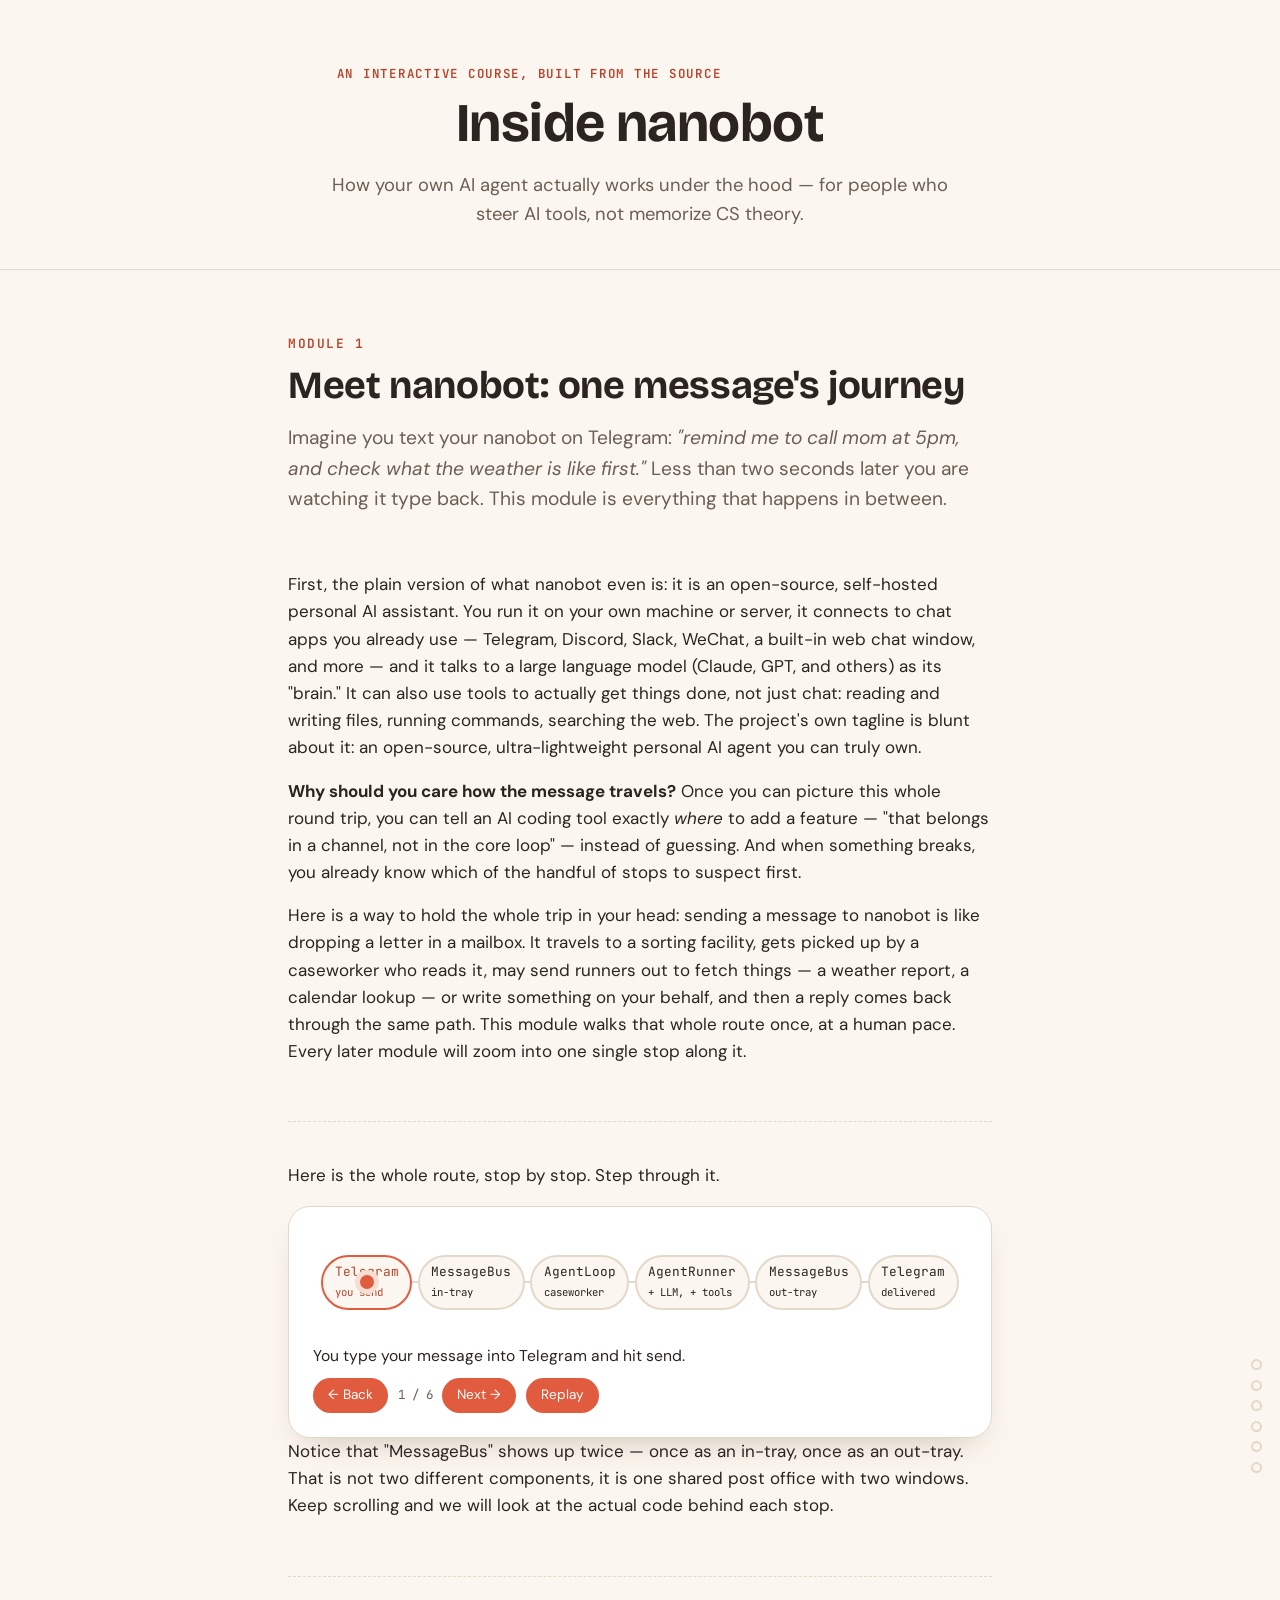
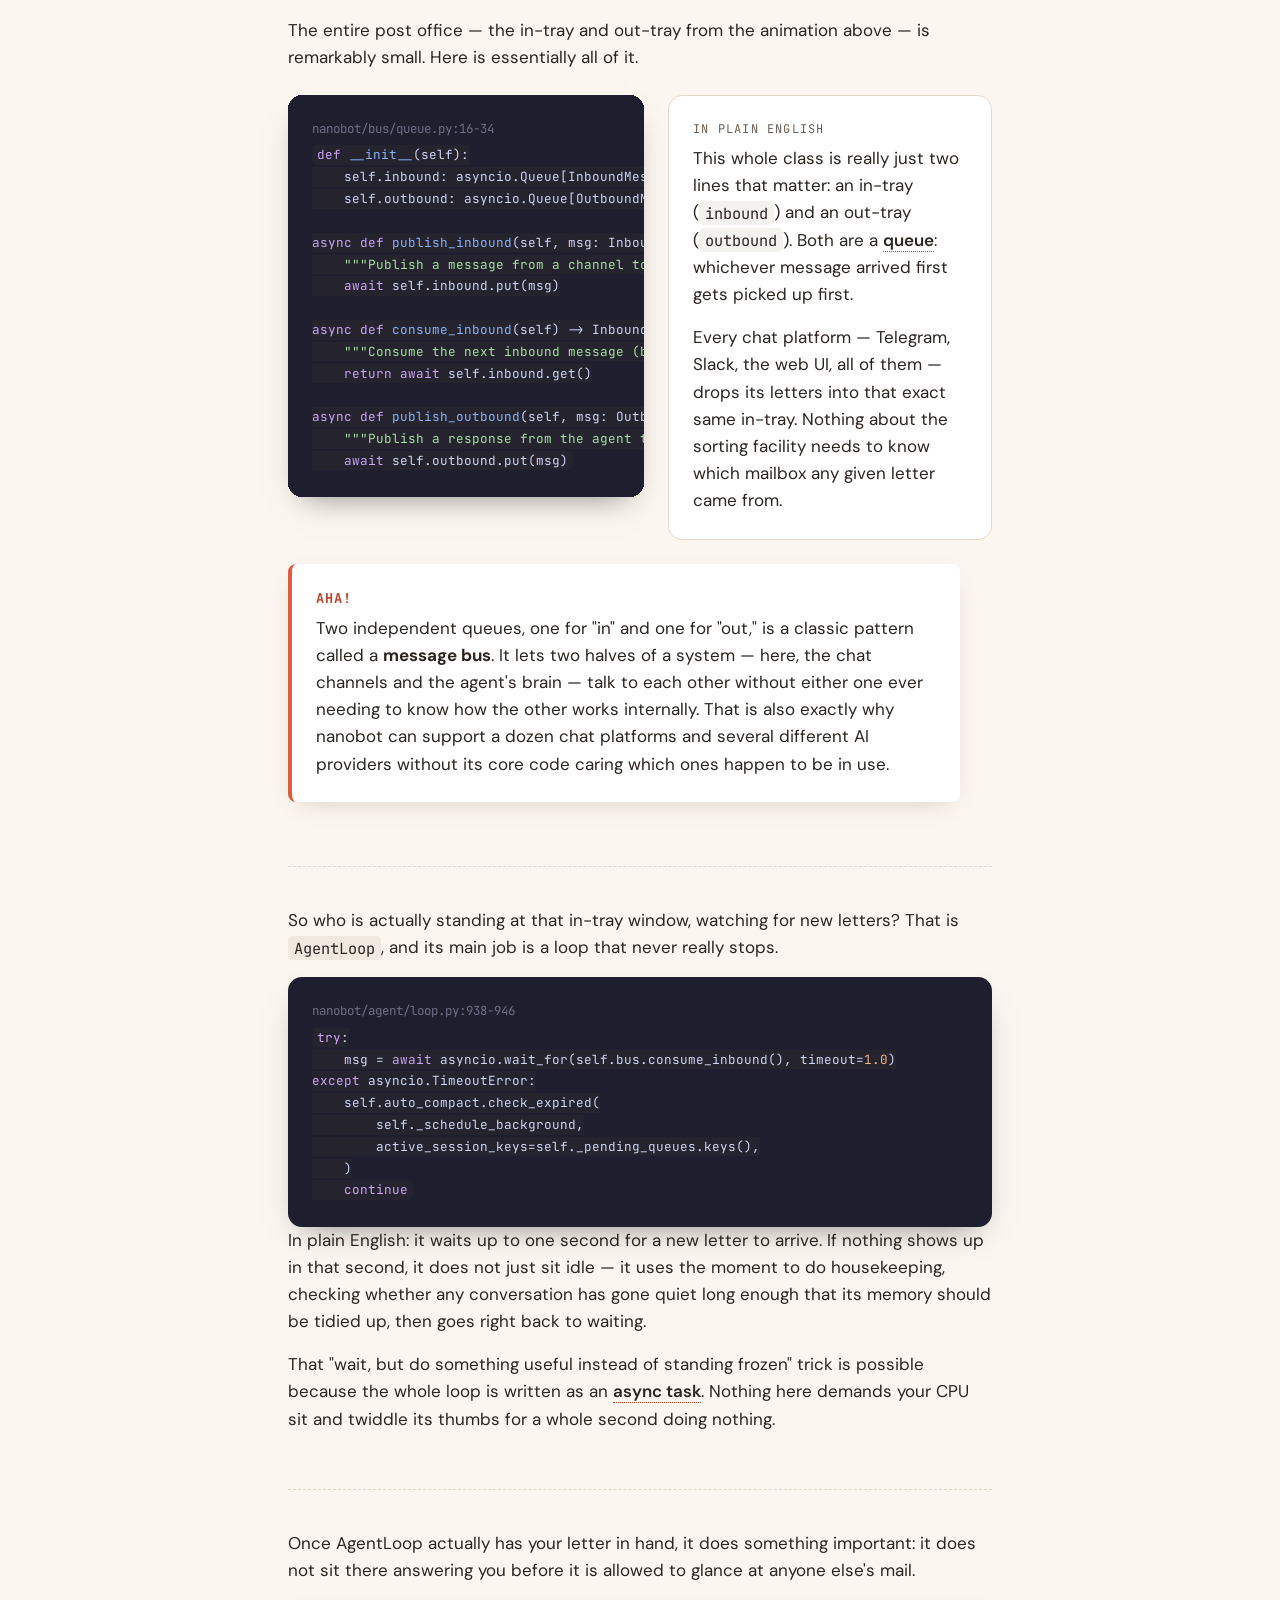
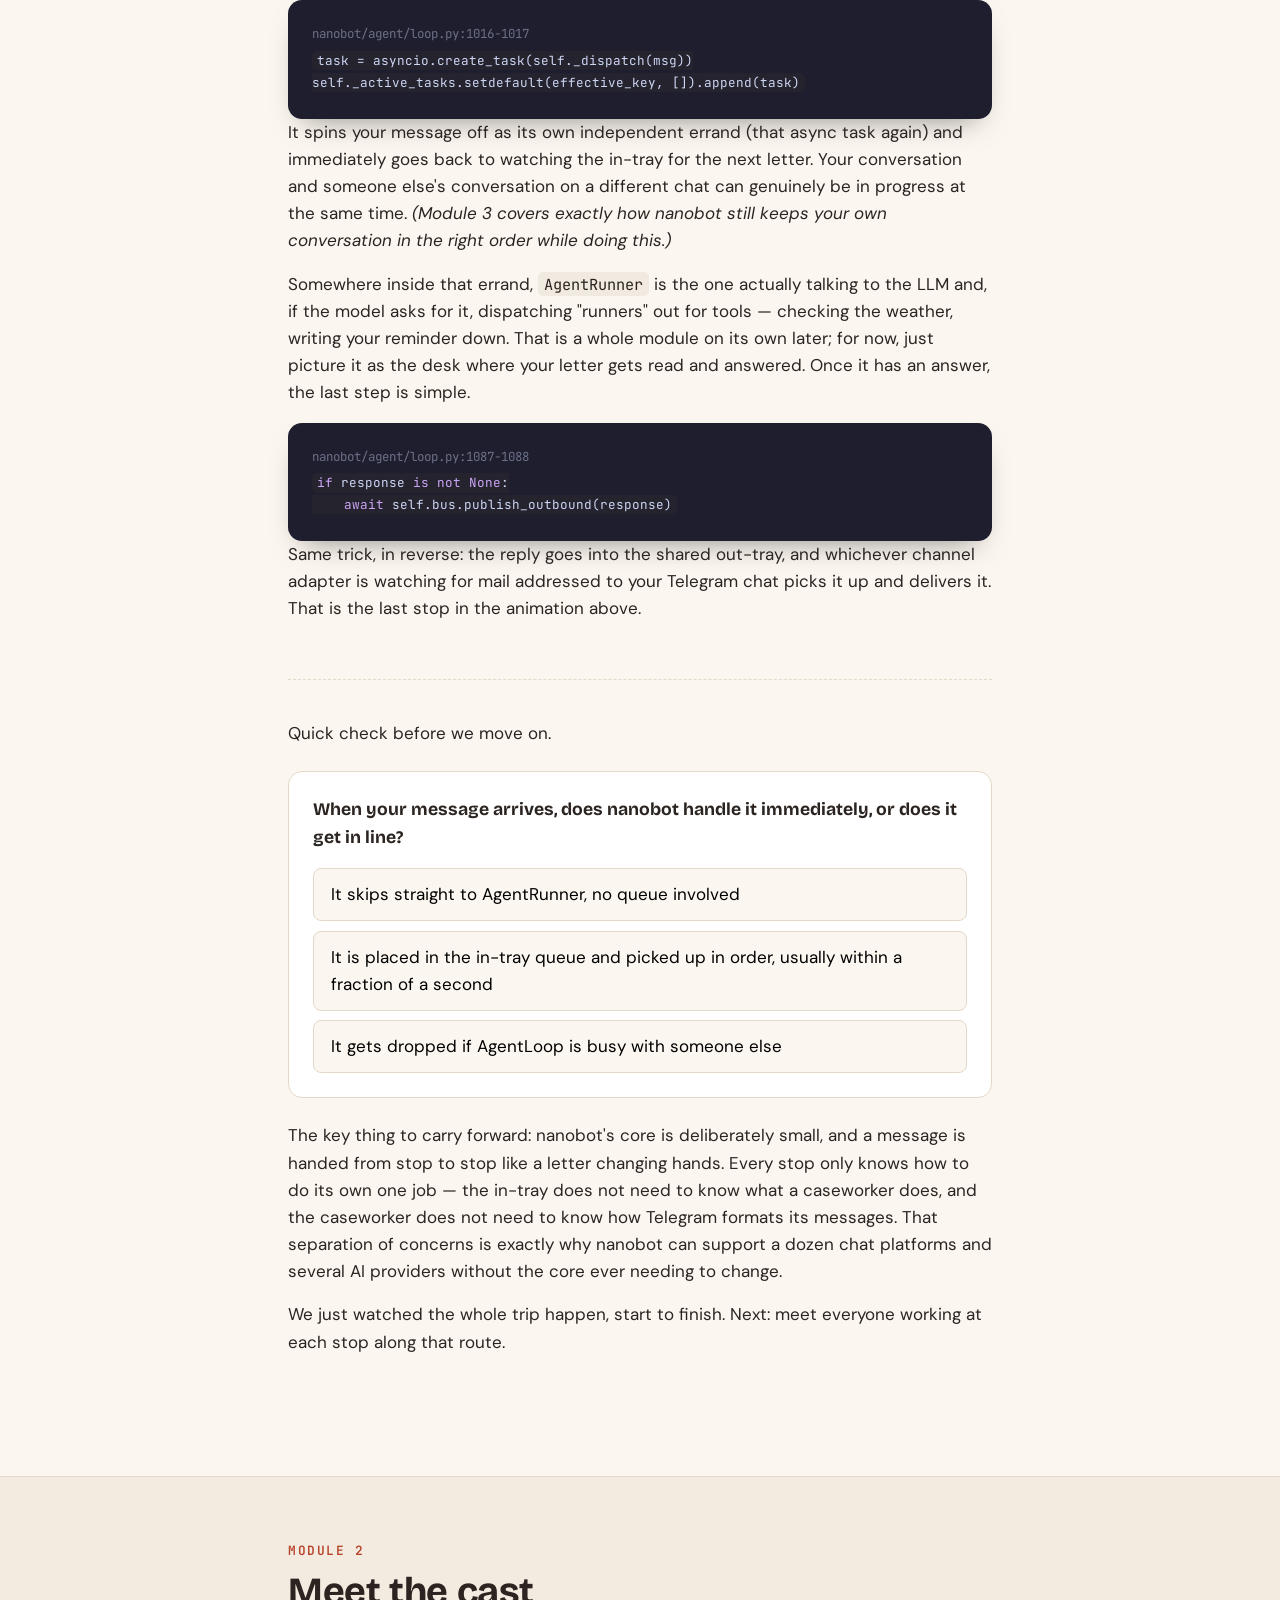
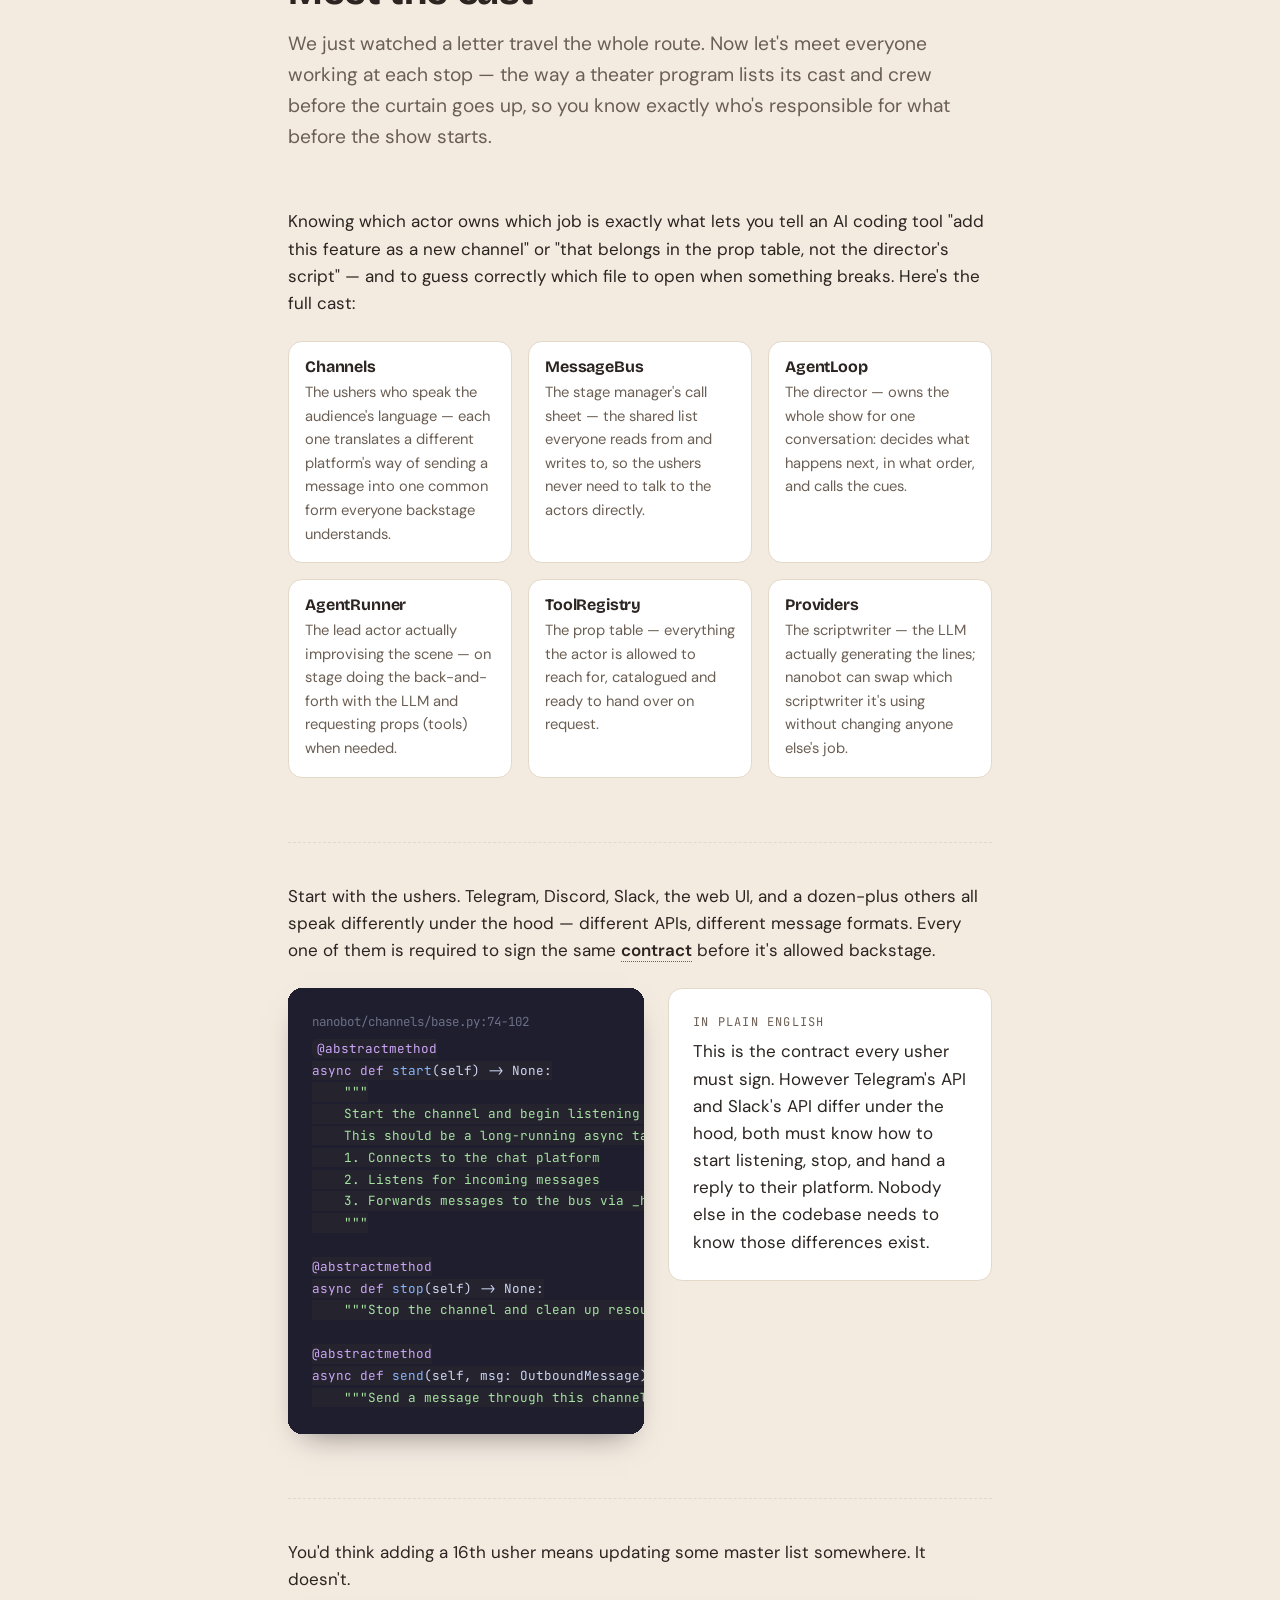
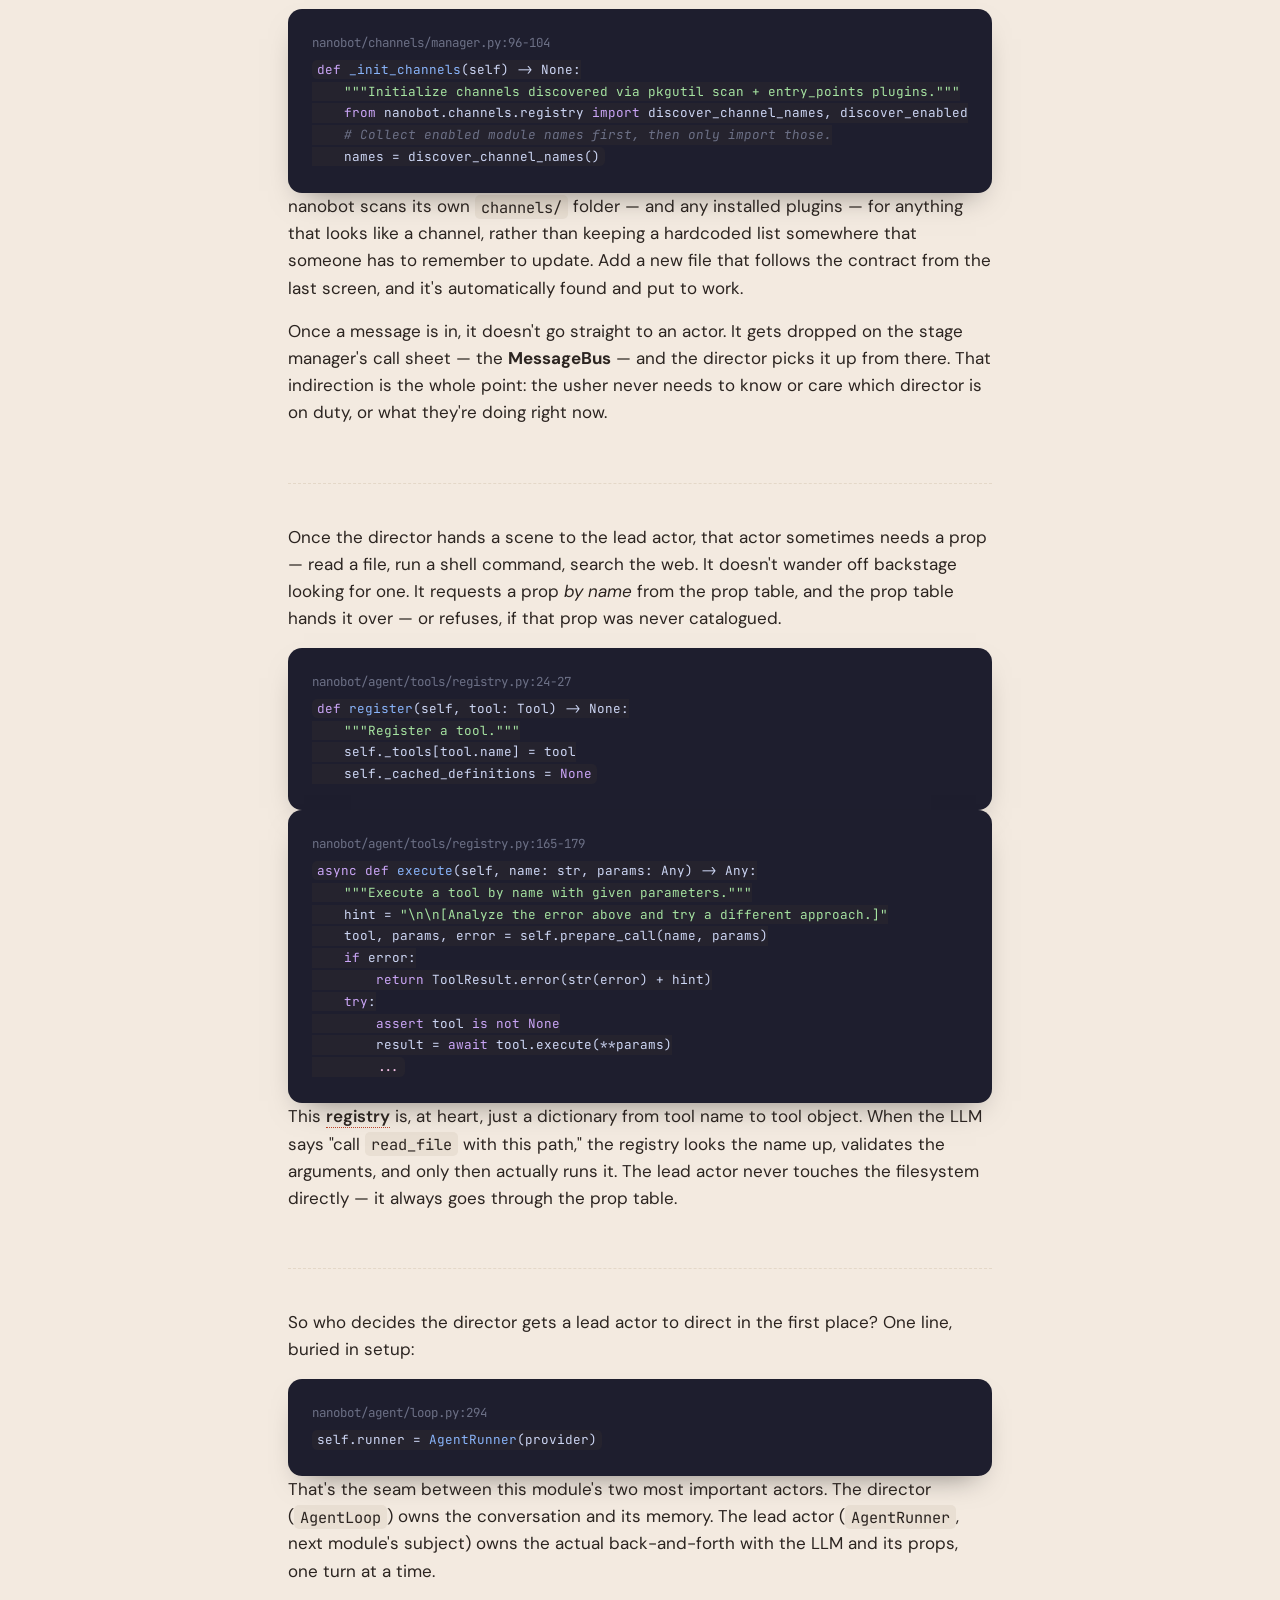
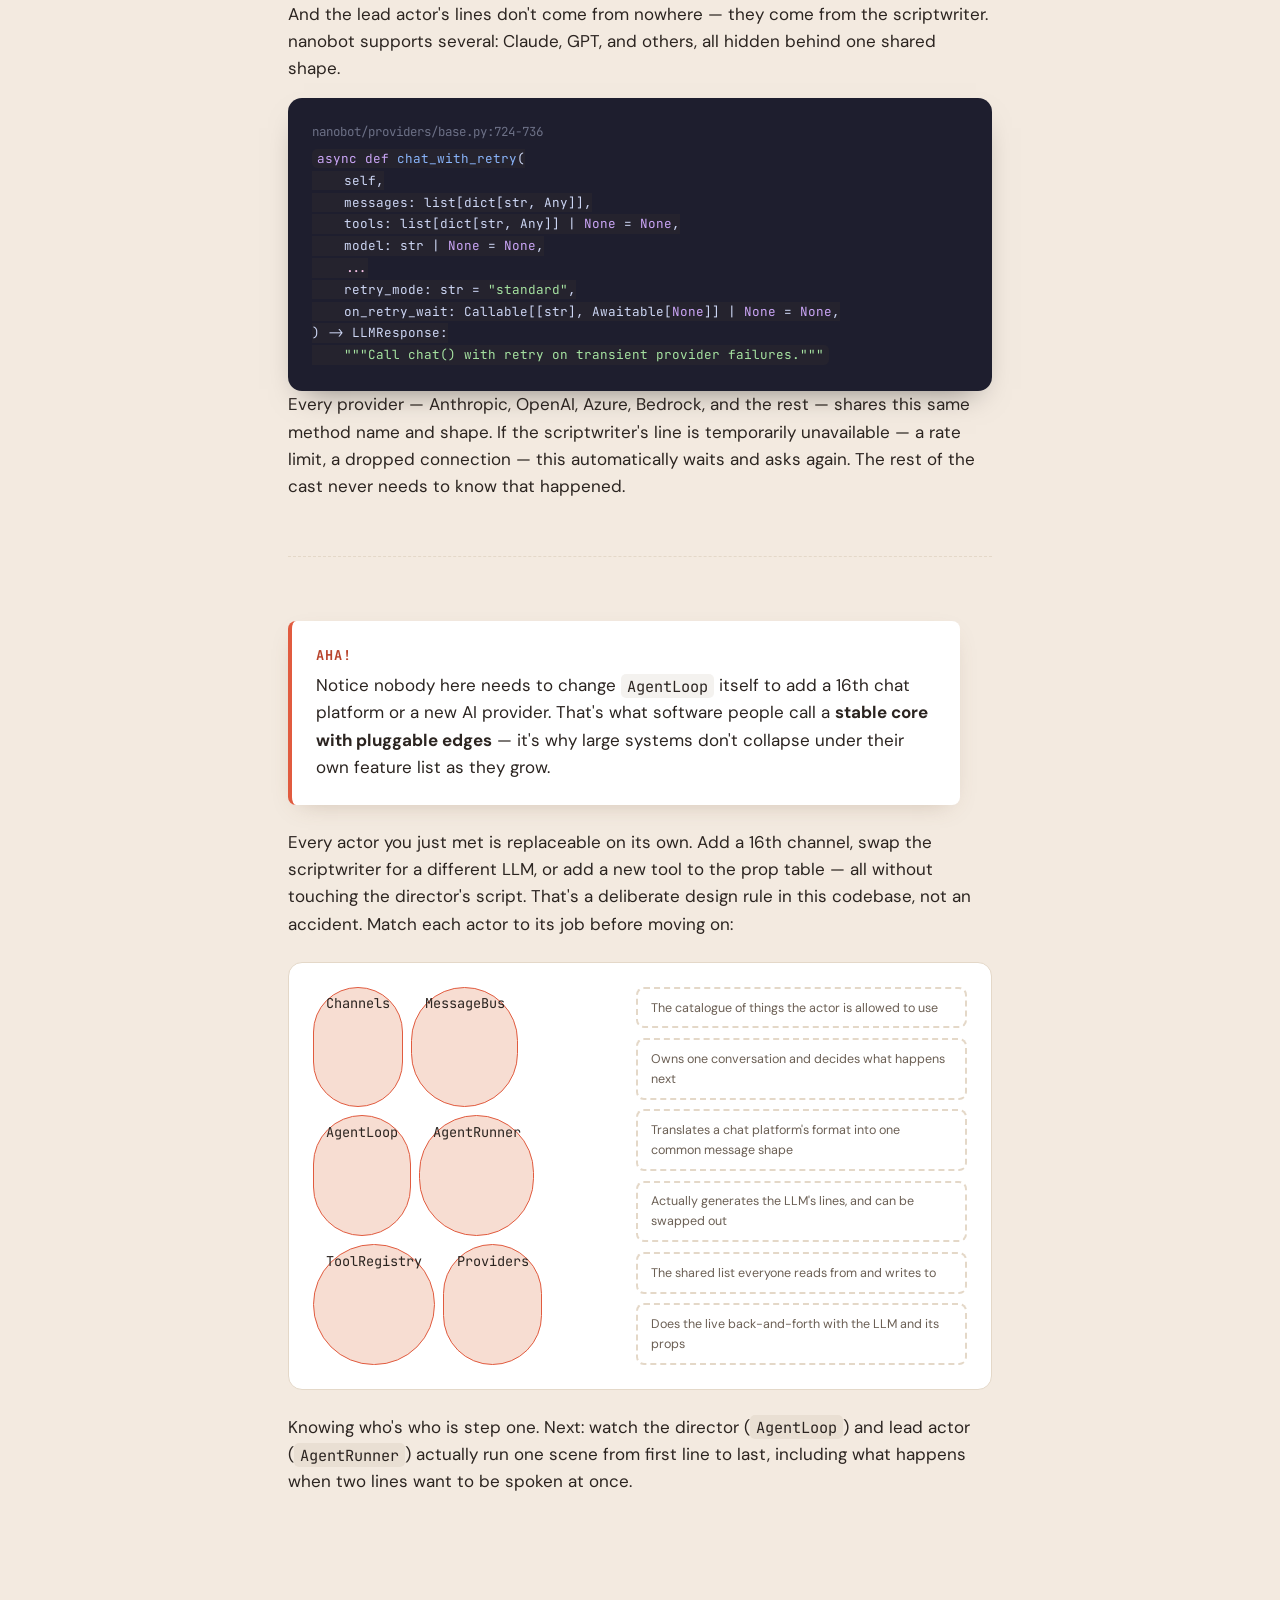
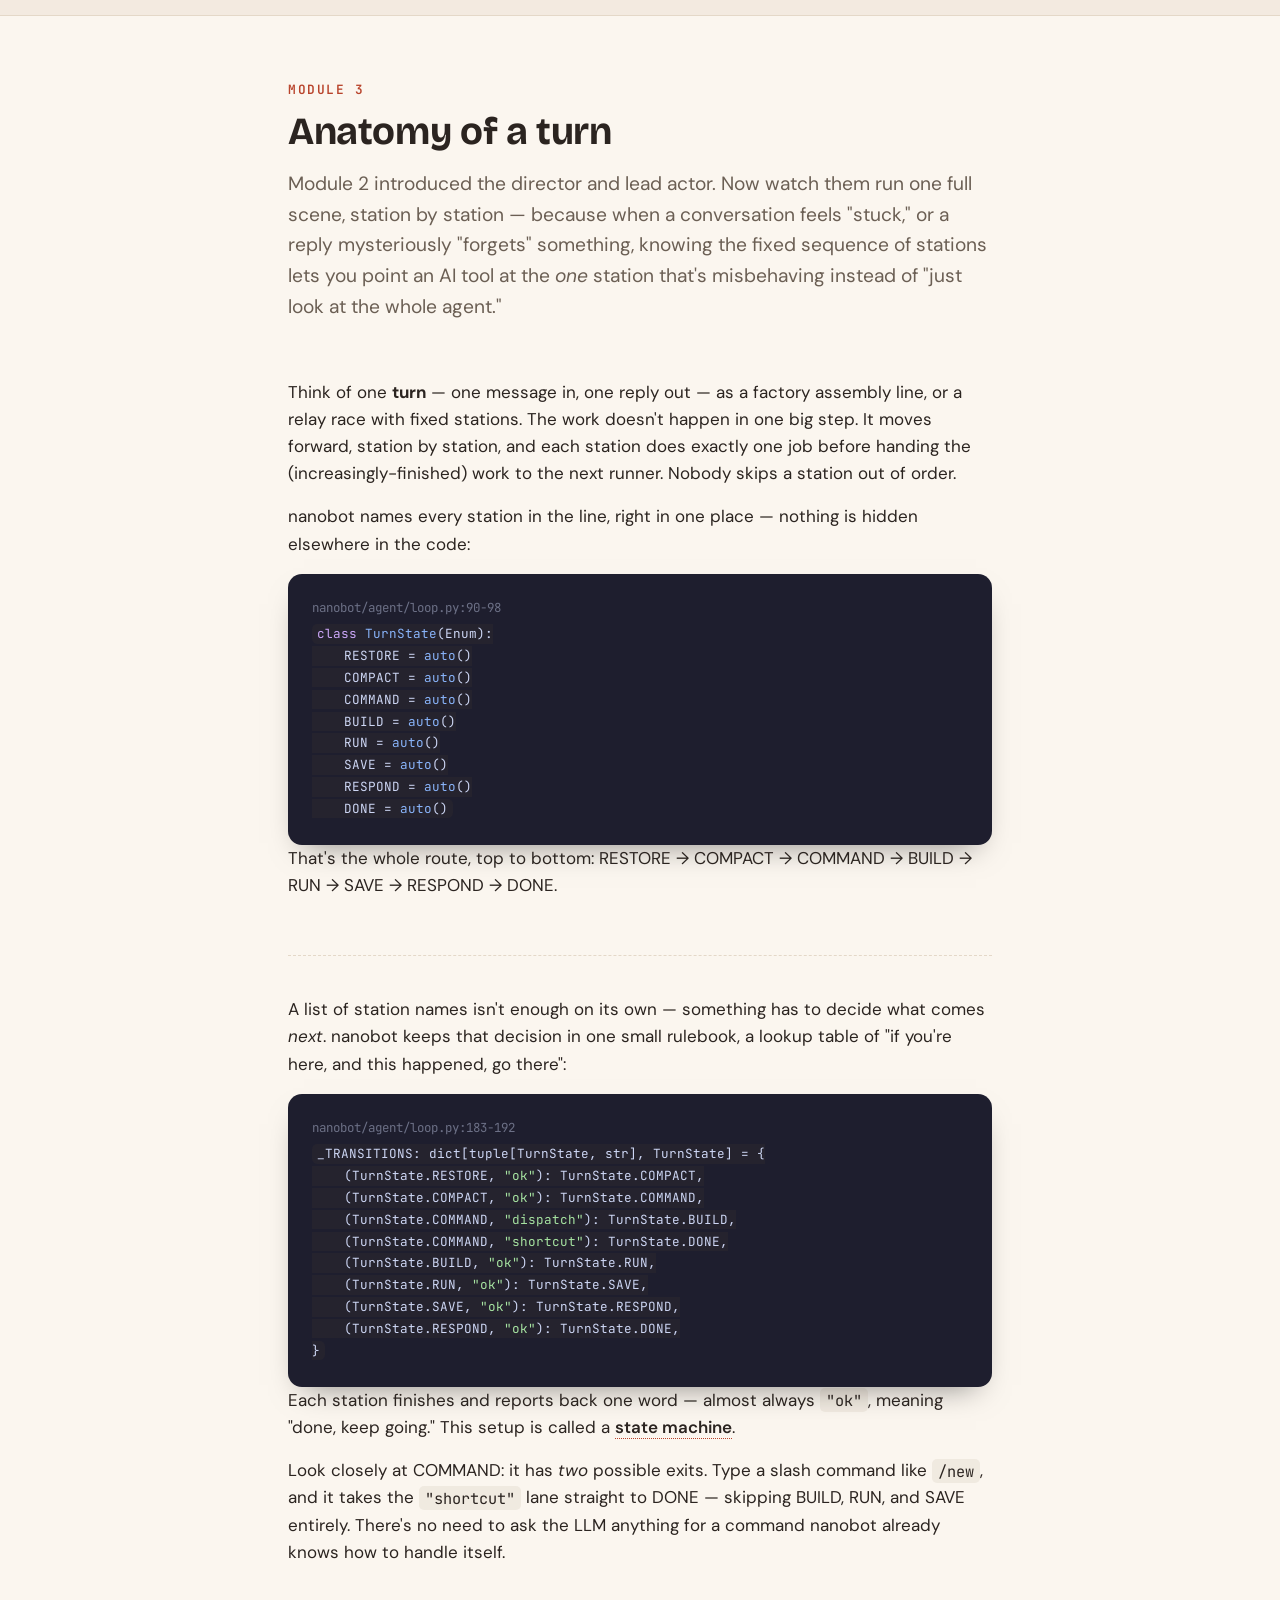
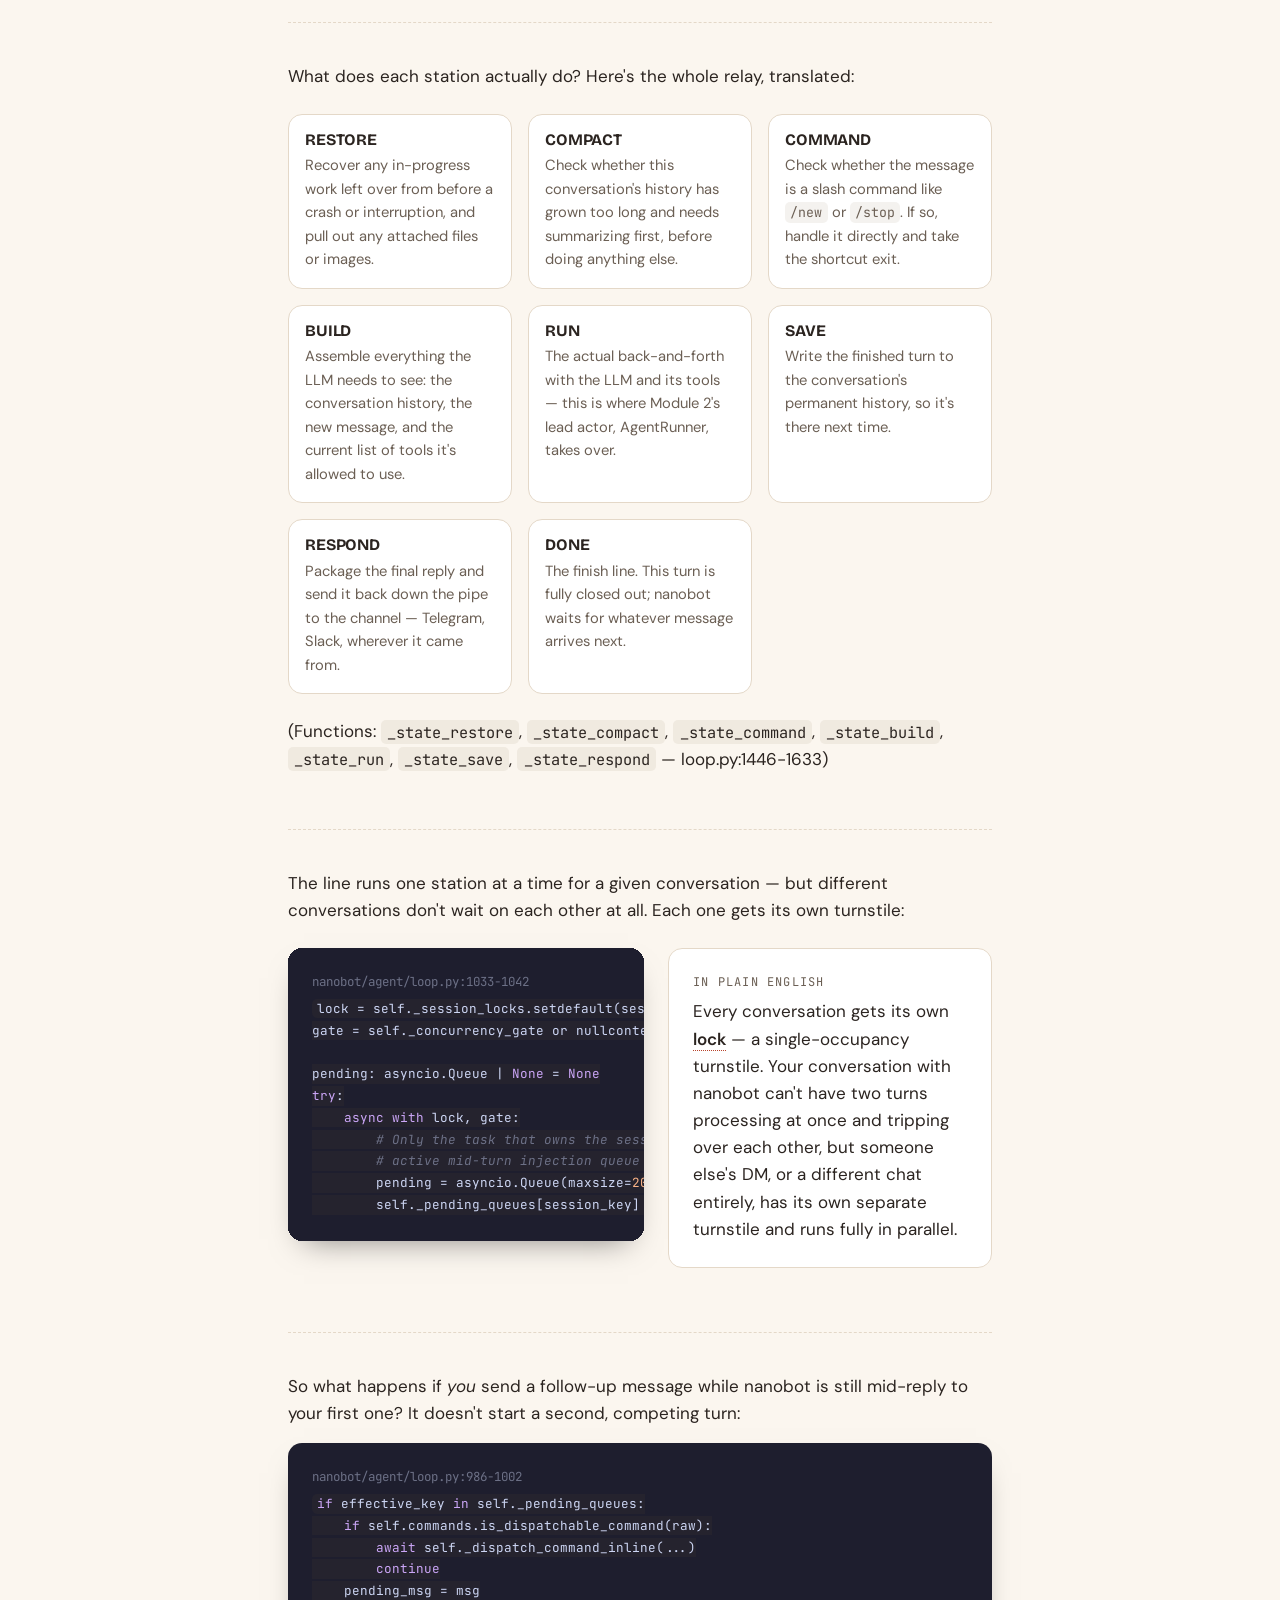
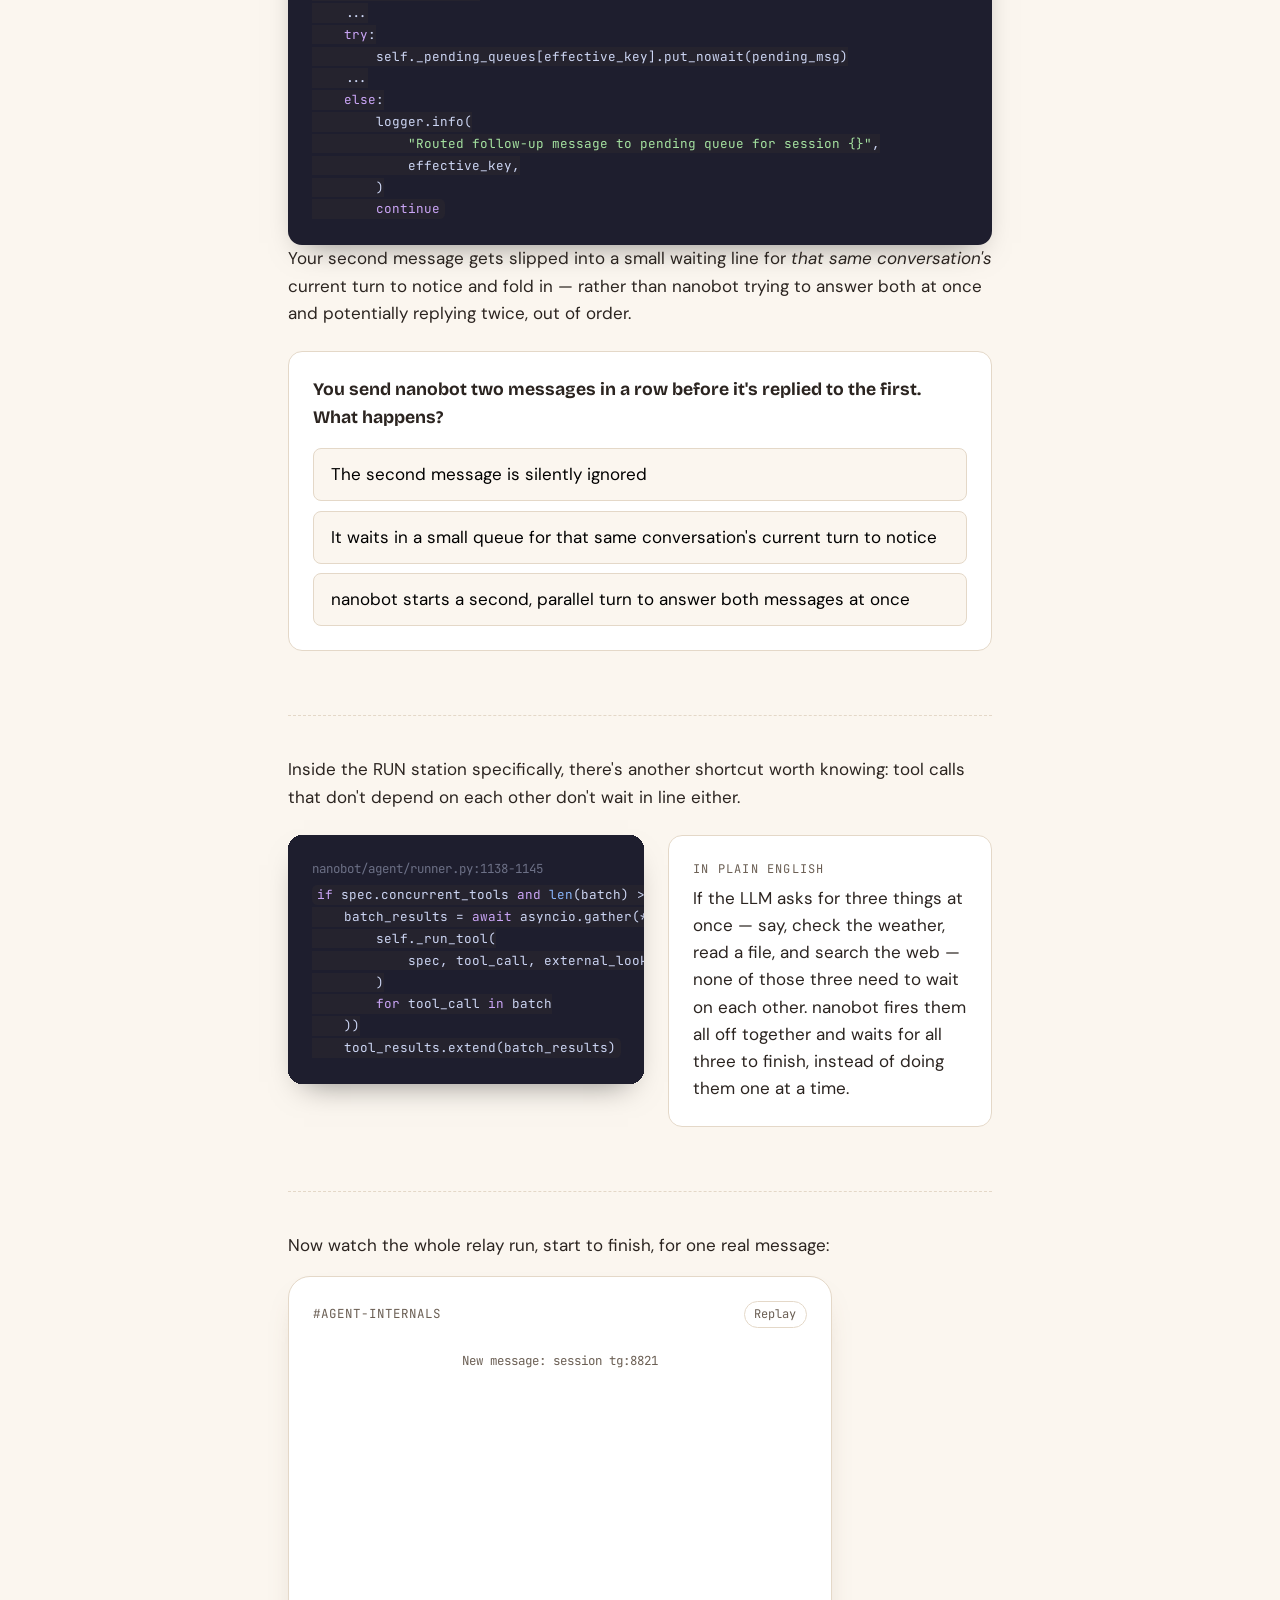
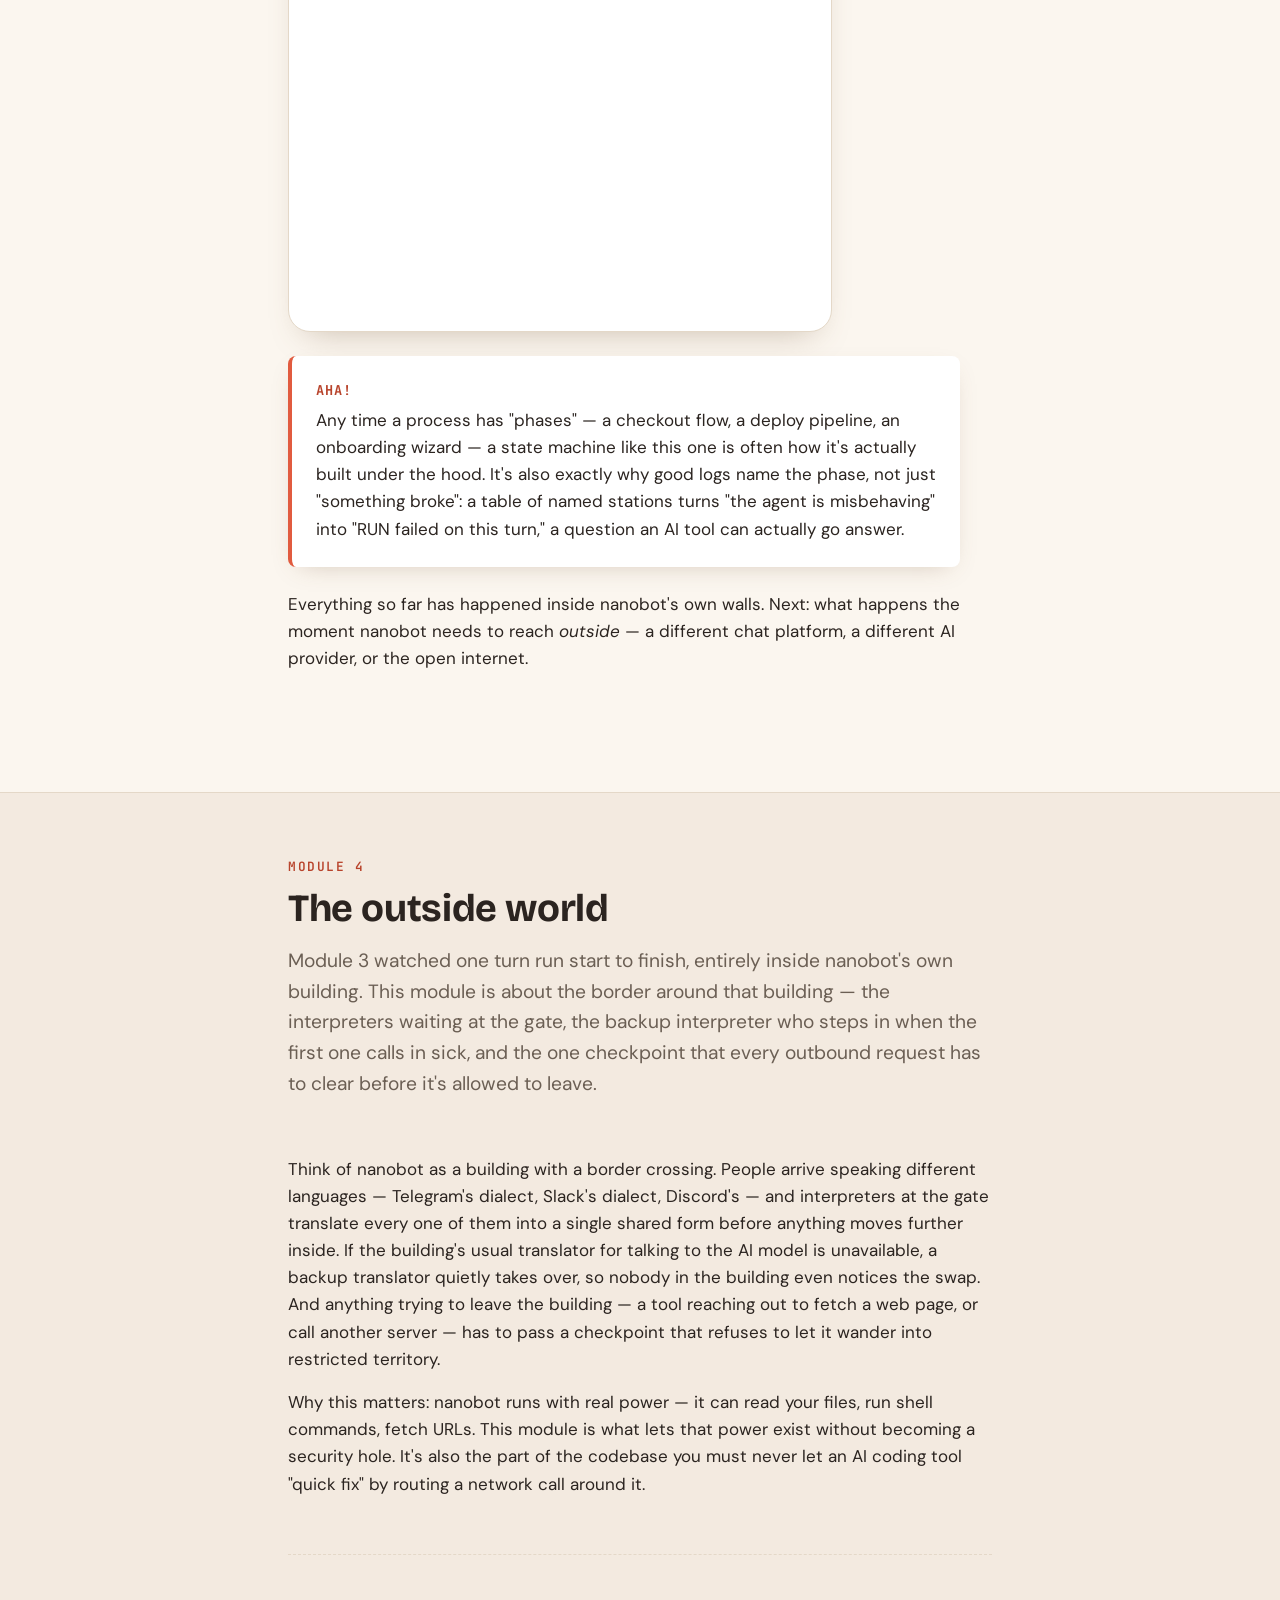
<file: nanobot-course/index.html>
<!doctype html>
<html lang="en">
<head>
<meta charset="utf-8">
<meta name="viewport" content="width=device-width, initial-scale=1">
<title>Inside nanobot</title>
<meta name="description" content="An interactive course on how nanobot works, built from its own source code.">
<link rel="preconnect" href="https://fonts.googleapis.com">
<link rel="preconnect" href="https://fonts.gstatic.com" crossorigin>
<link href="https://fonts.googleapis.com/css2?family=Bricolage+Grotesque:opsz,wght@12..96,400;12..96,600;12..96,700;12..96,800&family=DM+Sans:ital,wght@0,400;0,500;0,700;1,400&family=JetBrains+Mono:wght@400;500;600&display=swap" rel="stylesheet">
<link rel="stylesheet" href="styles.css">
<style>
  :root {
    --accent: #E15B3F;
    --accent-dark: #B8432B;
    --accent-soft: #F7DDD2;
    --accent-contrast: #FFFFFF;
  }
</style>
</head>
<body>
<nav class="nav-dots" aria-label="Module navigation">
<button class="nav-dot" data-target="module-1" aria-label="1. One message's journey"></button>
<button class="nav-dot" data-target="module-2" aria-label="2. Meet the cast"></button>
<button class="nav-dot" data-target="module-3" aria-label="3. Anatomy of a turn"></button>
<button class="nav-dot" data-target="module-4" aria-label="4. The outside world"></button>
<button class="nav-dot" data-target="module-5" aria-label="5. The clever tricks"></button>
<button class="nav-dot" data-target="module-6" aria-label="6. The big picture"></button>
</nav>
<header class="course-header">
  <p class="course-kicker">An interactive course, built from the source</p>
  <h1 class="course-title">Inside nanobot</h1>
  <p class="course-subtitle">How your own AI agent actually works under the hood — for people who steer AI tools, not memorize CS theory.</p>
</header>
<main class="course-main">
<section class="module module-a" id="module-1">
  <div class="module-inner">
    <p class="module-eyebrow">Module 1</p>
    <h2 class="module-title">Meet nanobot: one message's journey</h2>
    <p class="lede">Imagine you text your nanobot on Telegram: <em>"remind me to call mom at 5pm, and check what the weather is like first."</em> Less than two seconds later you are watching it type back. This module is everything that happens in between.</p>

    <div class="screen">
      <p>First, the plain version of what nanobot even is: it is an open-source, self-hosted personal AI assistant. You run it on your own machine or server, it connects to chat apps you already use &mdash; Telegram, Discord, Slack, WeChat, a built-in web chat window, and more &mdash; and it talks to a large language model (Claude, GPT, and others) as its "brain." It can also use tools to actually get things done, not just chat: reading and writing files, running commands, searching the web. The project's own tagline is blunt about it: an open-source, ultra-lightweight personal AI agent you can truly own.</p>

      <p><strong>Why should you care how the message travels?</strong> Once you can picture this whole round trip, you can tell an AI coding tool exactly <em>where</em> to add a feature &mdash; "that belongs in a channel, not in the core loop" &mdash; instead of guessing. And when something breaks, you already know which of the handful of stops to suspect first.</p>

      <p>Here is a way to hold the whole trip in your head: sending a message to nanobot is like dropping a letter in a mailbox. It travels to a sorting facility, gets picked up by a caseworker who reads it, may send runners out to fetch things &mdash; a weather report, a calendar lookup &mdash; or write something on your behalf, and then a reply comes back through the same path. This module walks that whole route once, at a human pace. Every later module will zoom into one single stop along it.</p>
    </div>

    <div class="screen">
      <p>Here is the whole route, stop by stop. Step through it.</p>

      <div class="flow-animation" data-steps='[
        {"active":["channel-send"],"packetFrom":0,"packetTo":0,"packetProgress":1,"caption":"You type your message into Telegram and hit send."},
        {"active":["bus-in"],"packetFrom":0,"packetTo":1,"packetProgress":1,"caption":"The Telegram channel drops it into MessageBus in-tray -- first come, first served."},
        {"active":["loop"],"packetFrom":1,"packetTo":2,"packetProgress":1,"caption":"AgentLoop, the caseworker who never stops watching the in-tray, picks it up and opens a case for this conversation."},
        {"active":["runner"],"packetFrom":2,"packetTo":3,"packetProgress":1,"caption":"AgentRunner hands it to the LLM brain, which may send runners out for tools like checking the weather, before writing a reply."},
        {"active":["bus-out"],"packetFrom":3,"packetTo":4,"packetProgress":1,"caption":"The finished reply is dropped in the out-tray, addressed back to your Telegram chat."},
        {"active":["channel-deliver"],"packetFrom":4,"packetTo":5,"packetProgress":1,"caption":"The Telegram channel, watching the out-tray, delivers it. Round trip done, often in under two seconds."}
      ]'>
        <div class="flow-track">
          <div class="flow-node" data-id="channel-send">Telegram<br><small>you send</small></div>
          <div class="flow-node" data-id="bus-in">MessageBus<br><small>in-tray</small></div>
          <div class="flow-node" data-id="loop">AgentLoop<br><small>caseworker</small></div>
          <div class="flow-node" data-id="runner">AgentRunner<br><small>+ LLM, + tools</small></div>
          <div class="flow-node" data-id="bus-out">MessageBus<br><small>out-tray</small></div>
          <div class="flow-node" data-id="channel-deliver">Telegram<br><small>delivered</small></div>
          <div class="flow-packet"></div>
        </div>
        <div class="flow-caption"></div>
        <div class="flow-controls">
          <button class="flow-step-btn" data-dir="prev">&larr; Back</button>
          <span class="flow-progress"></span>
          <button class="flow-step-btn" data-dir="next">Next &rarr;</button>
          <button class="flow-replay">Replay</button>
        </div>
      </div>

      <p>Notice that "MessageBus" shows up twice &mdash; once as an in-tray, once as an out-tray. That is not two different components, it is one shared post office with two windows. Keep scrolling and we will look at the actual code behind each stop.</p>
    </div>

    <div class="screen">
      <p>The entire post office &mdash; the in-tray and out-tray from the animation above &mdash; is remarkably small. Here is essentially all of it.</p>

      <div class="code-translation">
        <div class="code-block">
          <span class="filename">nanobot/bus/queue.py:16-34</span>
          <pre><code><span class="tok-kw">def</span> <span class="tok-fn">__init__</span>(self):
    self.inbound: asyncio.Queue[InboundMessage] = asyncio.Queue()
    self.outbound: asyncio.Queue[OutboundMessage] = asyncio.Queue()

<span class="tok-kw">async def</span> <span class="tok-fn">publish_inbound</span>(self, msg: InboundMessage) -> <span class="tok-kw">None</span>:
    <span class="tok-str">"""Publish a message from a channel to the agent."""</span>
    <span class="tok-kw">await</span> self.inbound.put(msg)

<span class="tok-kw">async def</span> <span class="tok-fn">consume_inbound</span>(self) -> InboundMessage:
    <span class="tok-str">"""Consume the next inbound message (blocks until available)."""</span>
    <span class="tok-kw">return</span> <span class="tok-kw">await</span> self.inbound.get()

<span class="tok-kw">async def</span> <span class="tok-fn">publish_outbound</span>(self, msg: OutboundMessage) -> <span class="tok-kw">None</span>:
    <span class="tok-str">"""Publish a response from the agent to channels."""</span>
    <span class="tok-kw">await</span> self.outbound.put(msg)</code></pre>
        </div>
        <div class="plain-pane">
          <p class="plain-label">In plain English</p>
          <p>This whole class is really just two lines that matter: an in-tray (<code>inbound</code>) and an out-tray (<code>outbound</code>). Both are a <span class="glossary" tabindex="0">queue<span class="glossary-tip">A list where things get added at one end and taken off the other, in order &mdash; like a single-file line at a mailroom window. First come, first served.</span></span>: whichever message arrived first gets picked up first.</p>
          <p>Every chat platform &mdash; Telegram, Slack, the web UI, all of them &mdash; drops its letters into that exact same in-tray. Nothing about the sorting facility needs to know which mailbox any given letter came from.</p>
        </div>
      </div>

      <div class="callout">
        <p class="callout-label">Aha!</p>
        <p>Two independent queues, one for "in" and one for "out," is a classic pattern called a <strong>message bus</strong>. It lets two halves of a system &mdash; here, the chat channels and the agent's brain &mdash; talk to each other without either one ever needing to know how the other works internally. That is also exactly why nanobot can support a dozen chat platforms and several different AI providers without its core code caring which ones happen to be in use.</p>
      </div>
    </div>

    <div class="screen">
      <p>So who is actually standing at that in-tray window, watching for new letters? That is <code>AgentLoop</code>, and its main job is a loop that never really stops.</p>

      <div class="code-block">
        <span class="filename">nanobot/agent/loop.py:938-946</span>
        <pre><code><span class="tok-kw">try</span>:
    msg = <span class="tok-kw">await</span> asyncio.wait_for(self.bus.consume_inbound(), timeout=<span class="tok-num">1.0</span>)
<span class="tok-kw">except</span> asyncio.TimeoutError:
    self.auto_compact.check_expired(
        self._schedule_background,
        active_session_keys=self._pending_queues.keys(),
    )
    <span class="tok-kw">continue</span></code></pre>
      </div>

      <p>In plain English: it waits up to one second for a new letter to arrive. If nothing shows up in that second, it does not just sit idle &mdash; it uses the moment to do housekeeping, checking whether any conversation has gone quiet long enough that its memory should be tidied up, then goes right back to waiting.</p>

      <p>That "wait, but do something useful instead of standing frozen" trick is possible because the whole loop is written as an <span class="glossary" tabindex="0">async task<span class="glossary-tip">Doing something and moving on to other work while it finishes, instead of standing still and waiting &mdash; like AgentLoop starting an errand for your message and immediately going back to watch for the next one.</span></span>. Nothing here demands your CPU sit and twiddle its thumbs for a whole second doing nothing.</p>
    </div>

    <div class="screen">
      <p>Once AgentLoop actually has your letter in hand, it does something important: it does not sit there answering you before it is allowed to glance at anyone else's mail.</p>

      <div class="code-block">
        <span class="filename">nanobot/agent/loop.py:1016-1017</span>
        <pre><code>task = asyncio.create_task(self._dispatch(msg))
self._active_tasks.setdefault(effective_key, []).append(task)</code></pre>
      </div>

      <p>It spins your message off as its own independent errand (that async task again) and immediately goes back to watching the in-tray for the next letter. Your conversation and someone else's conversation on a different chat can genuinely be in progress at the same time. <em>(Module 3 covers exactly how nanobot still keeps your own conversation in the right order while doing this.)</em></p>

      <p>Somewhere inside that errand, <code>AgentRunner</code> is the one actually talking to the LLM and, if the model asks for it, dispatching "runners" out for tools &mdash; checking the weather, writing your reminder down. That is a whole module on its own later; for now, just picture it as the desk where your letter gets read and answered. Once it has an answer, the last step is simple.</p>

      <div class="code-block">
        <span class="filename">nanobot/agent/loop.py:1087-1088</span>
        <pre><code><span class="tok-kw">if</span> response <span class="tok-kw">is not</span> <span class="tok-kw">None</span>:
    <span class="tok-kw">await</span> self.bus.publish_outbound(response)</code></pre>
      </div>

      <p>Same trick, in reverse: the reply goes into the shared out-tray, and whichever channel adapter is watching for mail addressed to your Telegram chat picks it up and delivers it. That is the last stop in the animation above.</p>
    </div>

    <div class="screen">
      <p>Quick check before we move on.</p>

      <div class="quiz" data-quiz="mc">
        <p class="quiz-question">When your message arrives, does nanobot handle it immediately, or does it get in line?</p>
        <ul class="quiz-options">
          <li><button class="quiz-option" data-correct="false" data-explain="Not quite -- your message always passes through the MessageBus queue first, even if it usually only waits a fraction of a second.">It skips straight to AgentRunner, no queue involved</button></li>
          <li><button class="quiz-option" data-correct="true" data-explain="Right -- MessageBus is a queue, so your message gets in line in the in-tray. It is usually picked up almost instantly because AgentLoop is always watching, but it is still a line, not a shortcut.">It is placed in the in-tray queue and picked up in order, usually within a fraction of a second</button></li>
          <li><button class="quiz-option" data-correct="false" data-explain="nanobot does not drop messages when it is busy -- that is the whole point of the queue: nothing gets lost, it just waits its turn.">It gets dropped if AgentLoop is busy with someone else</button></li>
        </ul>
        <div class="quiz-feedback"></div>
      </div>

      <p>The key thing to carry forward: nanobot's core is deliberately small, and a message is handed from stop to stop like a letter changing hands. Every stop only knows how to do its own one job &mdash; the in-tray does not need to know what a caseworker does, and the caseworker does not need to know how Telegram formats its messages. That separation of concerns is exactly why nanobot can support a dozen chat platforms and several AI providers without the core ever needing to change.</p>

      <p>We just watched the whole trip happen, start to finish. Next: meet everyone working at each stop along that route.</p>
    </div>
  </div>
</section>

<section class="module module-b" id="module-2">
  <div class="module-inner">
    <p class="module-eyebrow">Module 2</p>
    <h2 class="module-title">Meet the cast</h2>
    <p class="lede">We just watched a letter travel the whole route. Now let's meet everyone working at each stop — the way a theater program lists its cast and crew before the curtain goes up, so you know exactly who's responsible for what before the show starts.</p>

    <div class="screen">
      <p>Knowing which actor owns which job is exactly what lets you tell an AI coding tool "add this feature as a new channel" or "that belongs in the prop table, not the director's script" — and to guess correctly which file to open when something breaks. Here's the full cast:</p>

      <div class="pattern-grid">
        <div class="pattern-card"><h4>Channels</h4><p>The ushers who speak the audience's language — each one translates a different platform's way of sending a message into one common form everyone backstage understands.</p></div>
        <div class="pattern-card"><h4>MessageBus</h4><p>The stage manager's call sheet — the shared list everyone reads from and writes to, so the ushers never need to talk to the actors directly.</p></div>
        <div class="pattern-card"><h4>AgentLoop</h4><p>The director — owns the whole show for one conversation: decides what happens next, in what order, and calls the cues.</p></div>
        <div class="pattern-card"><h4>AgentRunner</h4><p>The lead actor actually improvising the scene — on stage doing the back-and-forth with the LLM and requesting props (tools) when needed.</p></div>
        <div class="pattern-card"><h4>ToolRegistry</h4><p>The prop table — everything the actor is allowed to reach for, catalogued and ready to hand over on request.</p></div>
        <div class="pattern-card"><h4>Providers</h4><p>The scriptwriter — the LLM actually generating the lines; nanobot can swap which scriptwriter it's using without changing anyone else's job.</p></div>
      </div>
    </div>

    <div class="screen">
      <p>Start with the ushers. Telegram, Discord, Slack, the web UI, and a dozen-plus others all speak differently under the hood — different APIs, different message formats. Every one of them is required to sign the same <span class="glossary" tabindex="0">contract<span class="glossary-tip">A rulebook every implementation must follow, even though each one fills in the details differently. In code this is often called an "abstract class" — a template that says "you must have a method called X," without saying how X works.</span></span> before it's allowed backstage.</p>

      <div class="code-translation">
        <div class="code-block">
          <span class="filename">nanobot/channels/base.py:74-102</span>
          <pre><code><span class="tok-kw">@abstractmethod</span>
<span class="tok-kw">async def</span> <span class="tok-fn">start</span>(self) -&gt; None:
    <span class="tok-str">"""
    Start the channel and begin listening for messages.
    This should be a long-running async task that:
    1. Connects to the chat platform
    2. Listens for incoming messages
    3. Forwards messages to the bus via _handle_message()
    """</span>

<span class="tok-kw">@abstractmethod</span>
<span class="tok-kw">async def</span> <span class="tok-fn">stop</span>(self) -&gt; None:
    <span class="tok-str">"""Stop the channel and clean up resources."""</span>

<span class="tok-kw">@abstractmethod</span>
<span class="tok-kw">async def</span> <span class="tok-fn">send</span>(self, msg: OutboundMessage) -&gt; None:
    <span class="tok-str">"""Send a message through this channel."""</span></code></pre>
        </div>
        <div class="plain-pane">
          <p class="plain-label">In plain English</p>
          <p>This is the contract every usher must sign. However Telegram's API and Slack's API differ under the hood, both must know how to start listening, stop, and hand a reply to their platform. Nobody else in the codebase needs to know those differences exist.</p>
        </div>
      </div>
    </div>

    <div class="screen">
      <p>You'd think adding a 16th usher means updating some master list somewhere. It doesn't.</p>

      <div class="code-block">
        <span class="filename">nanobot/channels/manager.py:96-104</span>
        <pre><code><span class="tok-kw">def</span> <span class="tok-fn">_init_channels</span>(self) -&gt; None:
    <span class="tok-str">"""Initialize channels discovered via pkgutil scan + entry_points plugins."""</span>
    <span class="tok-kw">from</span> nanobot.channels.registry <span class="tok-kw">import</span> discover_channel_names, discover_enabled
    <span class="tok-com"># Collect enabled module names first, then only import those.</span>
    names = discover_channel_names()</code></pre>
      </div>

      <p>nanobot scans its own <code>channels/</code> folder — and any installed plugins — for anything that looks like a channel, rather than keeping a hardcoded list somewhere that someone has to remember to update. Add a new file that follows the contract from the last screen, and it's automatically found and put to work.</p>

      <p>Once a message is in, it doesn't go straight to an actor. It gets dropped on the stage manager's call sheet — the <strong>MessageBus</strong> — and the director picks it up from there. That indirection is the whole point: the usher never needs to know or care which director is on duty, or what they're doing right now.</p>
    </div>

    <div class="screen">
      <p>Once the director hands a scene to the lead actor, that actor sometimes needs a prop — read a file, run a shell command, search the web. It doesn't wander off backstage looking for one. It requests a prop <em>by name</em> from the prop table, and the prop table hands it over — or refuses, if that prop was never catalogued.</p>

      <div class="code-block">
        <span class="filename">nanobot/agent/tools/registry.py:24-27</span>
        <pre><code><span class="tok-kw">def</span> <span class="tok-fn">register</span>(self, tool: Tool) -&gt; None:
    <span class="tok-str">"""Register a tool."""</span>
    self._tools[tool.name] = tool
    self._cached_definitions = <span class="tok-kw">None</span></code></pre>
      </div>
      <div class="code-block">
        <span class="filename">nanobot/agent/tools/registry.py:165-179</span>
        <pre><code><span class="tok-kw">async def</span> <span class="tok-fn">execute</span>(self, name: str, params: Any) -&gt; Any:
    <span class="tok-str">"""Execute a tool by name with given parameters."""</span>
    hint = <span class="tok-str">"\n\n[Analyze the error above and try a different approach.]"</span>
    tool, params, error = self.prepare_call(name, params)
    <span class="tok-kw">if</span> error:
        <span class="tok-kw">return</span> ToolResult.error(str(error) + hint)
    <span class="tok-kw">try</span>:
        <span class="tok-kw">assert</span> tool <span class="tok-kw">is not</span> <span class="tok-kw">None</span>
        result = <span class="tok-kw">await</span> tool.execute(**params)
        <span class="tok-punct">...</span></code></pre>
      </div>

      <p>This <span class="glossary" tabindex="0">registry<span class="glossary-tip">A lookup table you can add new entries to without changing the code that reads from it.</span></span> is, at heart, just a dictionary from tool name to tool object. When the LLM says "call <code>read_file</code> with this path," the registry looks the name up, validates the arguments, and only then actually runs it. The lead actor never touches the filesystem directly — it always goes through the prop table.</p>
    </div>

    <div class="screen">
      <p>So who decides the director gets a lead actor to direct in the first place? One line, buried in setup:</p>

      <div class="code-block">
        <span class="filename">nanobot/agent/loop.py:294</span>
        <pre><code>self.runner = <span class="tok-fn">AgentRunner</span>(provider)</code></pre>
      </div>

      <p>That's the seam between this module's two most important actors. The director (<code>AgentLoop</code>) owns the conversation and its memory. The lead actor (<code>AgentRunner</code>, next module's subject) owns the actual back-and-forth with the LLM and its props, one turn at a time.</p>

      <p>And the lead actor's lines don't come from nowhere — they come from the scriptwriter. nanobot supports several: Claude, GPT, and others, all hidden behind one shared shape.</p>

      <div class="code-block">
        <span class="filename">nanobot/providers/base.py:724-736</span>
        <pre><code><span class="tok-kw">async def</span> <span class="tok-fn">chat_with_retry</span>(
    self,
    messages: list[dict[str, Any]],
    tools: list[dict[str, Any]] | <span class="tok-kw">None</span> = <span class="tok-kw">None</span>,
    model: str | <span class="tok-kw">None</span> = <span class="tok-kw">None</span>,
    <span class="tok-punct">...</span>
    retry_mode: str = <span class="tok-str">"standard"</span>,
    on_retry_wait: Callable[[str], Awaitable[<span class="tok-kw">None</span>]] | <span class="tok-kw">None</span> = <span class="tok-kw">None</span>,
) -&gt; LLMResponse:
    <span class="tok-str">"""Call chat() with retry on transient provider failures."""</span></code></pre>
      </div>

      <p>Every provider — Anthropic, OpenAI, Azure, Bedrock, and the rest — shares this same method name and shape. If the scriptwriter's line is temporarily unavailable — a rate limit, a dropped connection — this automatically waits and asks again. The rest of the cast never needs to know that happened.</p>
    </div>

    <div class="screen">
      <div class="callout">
        <p class="callout-label">Aha!</p>
        <p>Notice nobody here needs to change <code>AgentLoop</code> itself to add a 16th chat platform or a new AI provider. That's what software people call a <strong>stable core with pluggable edges</strong> — it's why large systems don't collapse under their own feature list as they grow.</p>
      </div>

      <p>Every actor you just met is replaceable on its own. Add a 16th channel, swap the scriptwriter for a different LLM, or add a new tool to the prop table — all without touching the director's script. That's a deliberate design rule in this codebase, not an accident. Match each actor to its job before moving on:</p>

      <div class="quiz dragdrop" data-quiz="dragdrop">
        <div class="dragdrop-chips">
          <span class="dragdrop-chip" draggable="true" data-value="channels">Channels</span>
          <span class="dragdrop-chip" draggable="true" data-value="bus">MessageBus</span>
          <span class="dragdrop-chip" draggable="true" data-value="loop">AgentLoop</span>
          <span class="dragdrop-chip" draggable="true" data-value="runner">AgentRunner</span>
          <span class="dragdrop-chip" draggable="true" data-value="registry">ToolRegistry</span>
          <span class="dragdrop-chip" draggable="true" data-value="provider">Providers</span>
        </div>
        <div class="dragdrop-zones">
          <div class="dragdrop-zone" data-answer="registry"><span class="zone-label">The catalogue of things the actor is allowed to use</span></div>
          <div class="dragdrop-zone" data-answer="loop"><span class="zone-label">Owns one conversation and decides what happens next</span></div>
          <div class="dragdrop-zone" data-answer="channels"><span class="zone-label">Translates a chat platform's format into one common message shape</span></div>
          <div class="dragdrop-zone" data-answer="provider"><span class="zone-label">Actually generates the LLM's lines, and can be swapped out</span></div>
          <div class="dragdrop-zone" data-answer="bus"><span class="zone-label">The shared list everyone reads from and writes to</span></div>
          <div class="dragdrop-zone" data-answer="runner"><span class="zone-label">Does the live back-and-forth with the LLM and its props</span></div>
        </div>
        <div class="quiz-feedback"></div>
      </div>

      <p>Knowing who's who is step one. Next: watch the director (<code>AgentLoop</code>) and lead actor (<code>AgentRunner</code>) actually run one scene from first line to last, including what happens when two lines want to be spoken at once.</p>
    </div>
  </div>
</section>

<section class="module module-a" id="module-3">
  <div class="module-inner">
    <p class="module-eyebrow">Module 3</p>
    <h2 class="module-title">Anatomy of a turn</h2>
    <p class="lede">Module 2 introduced the director and lead actor. Now watch them run one full scene, station by station — because when a conversation feels "stuck," or a reply mysteriously "forgets" something, knowing the fixed sequence of stations lets you point an AI tool at the <em>one</em> station that's misbehaving instead of "just look at the whole agent."</p>

    <div class="screen">
      <p>Think of one <strong>turn</strong> — one message in, one reply out — as a factory assembly line, or a relay race with fixed stations. The work doesn't happen in one big step. It moves forward, station by station, and each station does exactly one job before handing the (increasingly-finished) work to the next runner. Nobody skips a station out of order.</p>
      <p>nanobot names every station in the line, right in one place — nothing is hidden elsewhere in the code:</p>
      <div class="code-block">
        <span class="filename">nanobot/agent/loop.py:90-98</span>
        <pre><code><span class="tok-kw">class</span> <span class="tok-fn">TurnState</span>(Enum):
    RESTORE = <span class="tok-fn">auto</span>()
    COMPACT = <span class="tok-fn">auto</span>()
    COMMAND = <span class="tok-fn">auto</span>()
    BUILD = <span class="tok-fn">auto</span>()
    RUN = <span class="tok-fn">auto</span>()
    SAVE = <span class="tok-fn">auto</span>()
    RESPOND = <span class="tok-fn">auto</span>()
    DONE = <span class="tok-fn">auto</span>()</code></pre>
      </div>
      <p>That's the whole route, top to bottom: RESTORE → COMPACT → COMMAND → BUILD → RUN → SAVE → RESPOND → DONE.</p>
    </div>

    <div class="screen">
      <p>A list of station names isn't enough on its own — something has to decide what comes <em>next</em>. nanobot keeps that decision in one small rulebook, a lookup table of "if you're here, and this happened, go there":</p>
      <div class="code-block">
        <span class="filename">nanobot/agent/loop.py:183-192</span>
        <pre><code>_TRANSITIONS: dict[tuple[TurnState, str], TurnState] = {
    (TurnState.RESTORE, <span class="tok-str">"ok"</span>): TurnState.COMPACT,
    (TurnState.COMPACT, <span class="tok-str">"ok"</span>): TurnState.COMMAND,
    (TurnState.COMMAND, <span class="tok-str">"dispatch"</span>): TurnState.BUILD,
    (TurnState.COMMAND, <span class="tok-str">"shortcut"</span>): TurnState.DONE,
    (TurnState.BUILD, <span class="tok-str">"ok"</span>): TurnState.RUN,
    (TurnState.RUN, <span class="tok-str">"ok"</span>): TurnState.SAVE,
    (TurnState.SAVE, <span class="tok-str">"ok"</span>): TurnState.RESPOND,
    (TurnState.RESPOND, <span class="tok-str">"ok"</span>): TurnState.DONE,
}</code></pre>
      </div>
      <p>Each station finishes and reports back one word — almost always <code>"ok"</code>, meaning "done, keep going." This setup is called a <span class="glossary" tabindex="0">state machine<span class="glossary-tip">A system that is always in exactly one named state (station), with explicit rules for what state comes next. Instead of a tangle of if/else scattered everywhere, you get one small table you can read start to finish.</span></span>.</p>
      <p>Look closely at COMMAND: it has <em>two</em> possible exits. Type a slash command like <code>/new</code>, and it takes the <code>"shortcut"</code> lane straight to DONE — skipping BUILD, RUN, and SAVE entirely. There's no need to ask the LLM anything for a command nanobot already knows how to handle itself.</p>
    </div>

    <div class="screen">
      <p>What does each station actually do? Here's the whole relay, translated:</p>
      <div class="pattern-grid">
        <div class="pattern-card"><h4>RESTORE</h4><p>Recover any in-progress work left over from before a crash or interruption, and pull out any attached files or images.</p></div>
        <div class="pattern-card"><h4>COMPACT</h4><p>Check whether this conversation's history has grown too long and needs summarizing first, before doing anything else.</p></div>
        <div class="pattern-card"><h4>COMMAND</h4><p>Check whether the message is a slash command like <code>/new</code> or <code>/stop</code>. If so, handle it directly and take the shortcut exit.</p></div>
        <div class="pattern-card"><h4>BUILD</h4><p>Assemble everything the LLM needs to see: the conversation history, the new message, and the current list of tools it's allowed to use.</p></div>
        <div class="pattern-card"><h4>RUN</h4><p>The actual back-and-forth with the LLM and its tools — this is where Module 2's lead actor, AgentRunner, takes over.</p></div>
        <div class="pattern-card"><h4>SAVE</h4><p>Write the finished turn to the conversation's permanent history, so it's there next time.</p></div>
        <div class="pattern-card"><h4>RESPOND</h4><p>Package the final reply and send it back down the pipe to the channel — Telegram, Slack, wherever it came from.</p></div>
        <div class="pattern-card"><h4>DONE</h4><p>The finish line. This turn is fully closed out; nanobot waits for whatever message arrives next.</p></div>
      </div>
      <p class="module-caption">(Functions: <code>_state_restore</code>, <code>_state_compact</code>, <code>_state_command</code>, <code>_state_build</code>, <code>_state_run</code>, <code>_state_save</code>, <code>_state_respond</code> — <span class="filename">loop.py:1446-1633</span>)</p>
    </div>

    <div class="screen">
      <p>The line runs one station at a time for a given conversation — but different conversations don't wait on each other at all. Each one gets its own turnstile:</p>
      <div class="code-translation">
        <div class="code-block">
          <span class="filename">nanobot/agent/loop.py:1033-1042</span>
          <pre><code>lock = self._session_locks.setdefault(session_key, asyncio.Lock())
gate = self._concurrency_gate or nullcontext()

pending: asyncio.Queue | <span class="tok-kw">None</span> = <span class="tok-kw">None</span>
<span class="tok-kw">try</span>:
    <span class="tok-kw">async with</span> lock, gate:
        <span class="tok-com"># Only the task that owns the session lock may publish the</span>
        <span class="tok-com"># active mid-turn injection queue for this session.</span>
        pending = asyncio.Queue(maxsize=<span class="tok-num">20</span>)
        self._pending_queues[session_key] = pending</code></pre>
        </div>
        <div class="plain-pane">
          <p class="plain-label">In plain English</p>
          <p>Every conversation gets its own <span class="glossary" tabindex="0">lock<span class="glossary-tip">A rule that only one thing at a time can hold — like a single key to a single door. Whoever has the key goes through; everyone else waits their turn for that same door.</span></span> — a single-occupancy turnstile. Your conversation with nanobot can't have two turns processing at once and tripping over each other, but someone else's DM, or a different chat entirely, has its own separate turnstile and runs fully in parallel.</p>
        </div>
      </div>
    </div>

    <div class="screen">
      <p>So what happens if <em>you</em> send a follow-up message while nanobot is still mid-reply to your first one? It doesn't start a second, competing turn:</p>
      <div class="code-block">
        <span class="filename">nanobot/agent/loop.py:986-1002</span>
        <pre><code><span class="tok-kw">if</span> effective_key <span class="tok-kw">in</span> self._pending_queues:
    <span class="tok-kw">if</span> self.commands.is_dispatchable_command(raw):
        <span class="tok-kw">await</span> self._dispatch_command_inline(...)
        <span class="tok-kw">continue</span>
    pending_msg = msg
    ...
    <span class="tok-kw">try</span>:
        self._pending_queues[effective_key].put_nowait(pending_msg)
    ...
    <span class="tok-kw">else</span>:
        logger.info(
            <span class="tok-str">"Routed follow-up message to pending queue for session {}"</span>,
            effective_key,
        )
        <span class="tok-kw">continue</span></code></pre>
      </div>
      <p>Your second message gets slipped into a small waiting line for <em>that same conversation's</em> current turn to notice and fold in — rather than nanobot trying to answer both at once and potentially replying twice, out of order.</p>
      <div class="quiz" data-quiz="mc">
        <p class="quiz-question">You send nanobot two messages in a row before it's replied to the first. What happens?</p>
        <ul class="quiz-options">
          <li><button class="quiz-option" data-correct="false" data-explain="Close — but nanobot doesn't drop it. It's noticed and folded in later.">The second message is silently ignored</button></li>
          <li><button class="quiz-option" data-correct="true" data-explain="Right — it's slipped into a small pending queue for that conversation's current turn to pick up, instead of starting a competing turn.">It waits in a small queue for that same conversation's current turn to notice</button></li>
          <li><button class="quiz-option" data-correct="false" data-explain="This is exactly what nanobot avoids — two turns racing on one conversation could reply twice, out of order.">nanobot starts a second, parallel turn to answer both messages at once</button></li>
        </ul>
        <div class="quiz-feedback"></div>
      </div>
    </div>

    <div class="screen">
      <p>Inside the RUN station specifically, there's another shortcut worth knowing: tool calls that don't depend on each other don't wait in line either.</p>
      <div class="code-translation">
        <div class="code-block">
          <span class="filename">nanobot/agent/runner.py:1138-1145</span>
          <pre><code><span class="tok-kw">if</span> spec.concurrent_tools <span class="tok-kw">and</span> <span class="tok-fn">len</span>(batch) > <span class="tok-num">1</span>:
    batch_results = <span class="tok-kw">await</span> asyncio.gather(*(
        self._run_tool(
            spec, tool_call, external_lookup_counts, workspace_violation_counts,
        )
        <span class="tok-kw">for</span> tool_call <span class="tok-kw">in</span> batch
    ))
    tool_results.extend(batch_results)</code></pre>
        </div>
        <div class="plain-pane">
          <p class="plain-label">In plain English</p>
          <p>If the LLM asks for three things at once — say, check the weather, read a file, and search the web — none of those three need to wait on each other. nanobot fires them all off together and waits for all three to finish, instead of doing them one at a time.</p>
        </div>
      </div>
    </div>

    <div class="screen">
      <p>Now watch the whole relay run, start to finish, for one real message:</p>
      <div class="chat-window" data-autoplay data-speed="900">
        <div class="chat-title">#agent-internals <button class="chat-replay">Replay</button></div>
        <div class="chat-log">
          <div class="chat-bubble system">New message: session tg:8821</div>
          <div class="chat-bubble left"><span class="who">AgentLoop</span>Restoring state, checking history length... looks fine, no compaction needed.</div>
          <div class="chat-bubble left"><span class="who">AgentLoop</span>Not a slash command — building the prompt now.</div>
          <div class="chat-bubble right"><span class="who">AgentRunner</span>Calling the model with 12 tools available...</div>
          <div class="chat-bubble right"><span class="who">AgentRunner</span>Model wants <code>get_weather</code> and <code>read_file</code> — running both at once.</div>
          <div class="chat-bubble right"><span class="who">AgentRunner</span>Both done. Sending results back to the model for a final answer.</div>
          <div class="chat-bubble left"><span class="who">AgentLoop</span>Saving this turn to history and sending the reply.</div>
        </div>
      </div>
      <div class="callout">
        <p class="callout-label">Aha!</p>
        <p>Any time a process has "phases" — a checkout flow, a deploy pipeline, an onboarding wizard — a state machine like this one is often how it's actually built under the hood. It's also exactly why good logs name the phase, not just "something broke": a table of named stations turns "the agent is misbehaving" into "RUN failed on this turn," a question an AI tool can actually go answer.</p>
      </div>
      <p>Everything so far has happened inside nanobot's own walls. Next: what happens the moment nanobot needs to reach <em>outside</em> — a different chat platform, a different AI provider, or the open internet.</p>
    </div>
  </div>
</section>

<section class="module module-b" id="module-4">
  <div class="module-inner">
    <p class="module-eyebrow">Module 4</p>
    <h2 class="module-title">The outside world</h2>
    <p class="lede">Module 3 watched one turn run start to finish, entirely inside nanobot's own building. This module is about the border around that building — the interpreters waiting at the gate, the backup interpreter who steps in when the first one calls in sick, and the one checkpoint that every outbound request has to clear before it's allowed to leave.</p>

    <div class="screen">
      <p>Think of nanobot as a building with a border crossing. People arrive speaking different languages — Telegram's dialect, Slack's dialect, Discord's — and interpreters at the gate translate every one of them into a single shared form before anything moves further inside. If the building's usual translator for talking to the AI model is unavailable, a backup translator quietly takes over, so nobody in the building even notices the swap. And anything trying to leave the building — a tool reaching out to fetch a web page, or call another server — has to pass a checkpoint that refuses to let it wander into restricted territory.</p>
      <p>Why this matters: nanobot runs with real power — it can read your files, run shell commands, fetch URLs. This module is what lets that power exist without becoming a security hole. It's also the part of the codebase you must never let an AI coding tool "quick fix" by routing a network call around it.</p>
    </div>

    <div class="screen">
      <p>You already met the interpreters at the gate in Module 2: every <span class="glossary" tabindex="0">channel<span class="glossary-tip">A connector to one chat platform — Telegram, Slack, Discord, and so on.</span></span> implements the same <code>start</code> / <code>stop</code> / <code>send</code> contract, so a Telegram message and a Slack message both arrive further inside as the exact same shape, an <code>InboundMessage</code>. That's the translation happening right at the door.</p>
      <p>There's a second kind of interpreter, further in: the one that talks to the AI model itself. If you've configured backup models, nanobot doesn't wrap just one provider — it wraps a primary provider plus a list of fallbacks, ready to step in.</p>
      <div class="code-translation">
        <div class="code-block">
          <span class="filename">nanobot/providers/factory.py:184-197</span>
          <pre><code><span class="tok-punct">resolved = _resolve_model_preset(config, preset_name=preset_name, preset=preset)</span>
<span class="tok-punct">provider = _make_provider_core(config, preset_name=preset_name, preset=preset, model=model)</span>
<span class="tok-punct">fallback_presets = _resolve_fallback_presets(config, resolved)</span>

<span class="tok-kw">if</span> fallback_presets:
    provider = <span class="tok-fn">FallbackProvider</span>(
        primary=provider,
        fallback_presets=fallback_presets,
        provider_factory=<span class="tok-kw">lambda</span> fb: <span class="tok-fn">_make_provider_core</span>(
            config, preset_name=preset_name, preset=fb
        ),
    )

<span class="tok-kw">return</span> provider</code></pre>
        </div>
        <div class="plain-pane">
          <p class="plain-label">In plain English</p>
          <p>If a primary AI provider is down or rate-limited, this wrapper quietly tries the next one on the list instead. The rest of the codebase just calls "the provider" and never has to know whether it's talking to the first choice or the third — the swap is invisible from inside the building.</p>
        </div>
      </div>
    </div>

    <div class="screen">
      <p>Now the checkpoint at the outbound side of the border. Before nanobot lets any tool fetch a URL, it checks the request against a no-fly list of address ranges that mean "somewhere private," never "the public internet."</p>
      <div class="code-block">
        <span class="filename">nanobot/security/network.py:11-22</span>
        <pre><code><span class="tok-punct">_BLOCKED_NETWORKS = [</span>
    ipaddress.<span class="tok-fn">ip_network</span>(<span class="tok-str">"0.0.0.0/8"</span>),
    ipaddress.<span class="tok-fn">ip_network</span>(<span class="tok-str">"10.0.0.0/8"</span>),
    ipaddress.<span class="tok-fn">ip_network</span>(<span class="tok-str">"100.64.0.0/10"</span>),   <span class="tok-com"># carrier-grade NAT</span>
    ipaddress.<span class="tok-fn">ip_network</span>(<span class="tok-str">"127.0.0.0/8"</span>),
    ipaddress.<span class="tok-fn">ip_network</span>(<span class="tok-str">"169.254.0.0/16"</span>),   <span class="tok-com"># link-local / cloud metadata</span>
    ipaddress.<span class="tok-fn">ip_network</span>(<span class="tok-str">"172.16.0.0/12"</span>),
    ipaddress.<span class="tok-fn">ip_network</span>(<span class="tok-str">"192.168.0.0/16"</span>),
    ipaddress.<span class="tok-fn">ip_network</span>(<span class="tok-str">"::1/128"</span>),
    ipaddress.<span class="tok-fn">ip_network</span>(<span class="tok-str">"fc00::/7"</span>),          <span class="tok-com"># unique local</span>
    ipaddress.<span class="tok-fn">ip_network</span>(<span class="tok-str">"fe80::/10"</span>),         <span class="tok-com"># link-local v6</span>
<span class="tok-punct">]</span></code></pre>
      </div>
      <p>These ranges cover things like your own home router, a server's loopback address, and — the one that matters most for security incidents in the wild — the address cloud providers use to serve a machine's internal secrets (<code>169.254.169.254</code>, inside that link-local range). If a URL <span class="glossary" tabindex="0">resolves<span class="glossary-tip">"Resolving a hostname" means looking up the actual numeric address a web address like example.com actually points to.</span></span> to any of these, it's blocked before a single byte is fetched.</p>
    </div>

    <div class="screen">
      <p>Here's the checkpoint function itself — every fetch anywhere in nanobot passes through it.</p>
      <div class="code-translation">
        <div class="code-block">
          <span class="filename">nanobot/security/network.py:61-77 (trimmed)</span>
          <pre><code><span class="tok-kw">def</span> <span class="tok-fn">validate_url_target</span>(url: <span class="tok-kw">str</span>, *, allow_loopback: <span class="tok-kw">bool</span> = <span class="tok-kw">False</span>) -> <span class="tok-kw">tuple</span>[<span class="tok-kw">bool</span>, <span class="tok-kw">str</span>]:
    <span class="tok-str">"""Validate a URL is safe to fetch: scheme, hostname, and resolved IPs."""</span>
    <span class="tok-kw">try</span>:
        p = <span class="tok-fn">urlparse</span>(url)
    <span class="tok-kw">except</span> Exception <span class="tok-kw">as</span> e:
        <span class="tok-kw">return</span> <span class="tok-kw">False</span>, <span class="tok-fn">str</span>(e)

    <span class="tok-kw">if</span> p.scheme <span class="tok-kw">not in</span> (<span class="tok-str">"http"</span>, <span class="tok-str">"https"</span>):
        <span class="tok-kw">return</span> <span class="tok-kw">False</span>, <span class="tok-str">f"Only http/https allowed, got '{p.scheme or 'none'}'"</span>
    <span class="tok-kw">if not</span> p.netloc:
        <span class="tok-kw">return</span> <span class="tok-kw">False</span>, <span class="tok-str">"Missing domain"</span>
    ...</code></pre>
        </div>
        <div class="plain-pane">
          <p class="plain-label">In plain English</p>
          <p>Notice this checks the resolved address, not just the text of the URL. A sneaky domain name that looks public but is secretly pointed at an internal address still gets caught, because nanobot looks up the real destination first and checks that.</p>
        </div>
      </div>
      <p>This whole family of trick — getting a server to fetch an address on your behalf that it shouldn't be able to reach — has a name: <span class="glossary" tabindex="0">SSRF<span class="glossary-tip">Server-Side Request Forgery: tricking a server into fetching an address it shouldn't be able to reach on your behalf — like tricking a hotel concierge into handing you a master key by asking very confidently.</span></span>. It's one of the most common ways a "helpful" AI tool with network access gets turned into a break-in method.</p>
      <div class="callout">
        <p class="callout-label">Aha!</p>
        <p>Notice this check lives in exactly one function that every tool calls, instead of being copy-pasted into every tool that touches the network. A security rule that exists in twenty places is a security rule that's wrong in at least one of them — a boundary is only as trustworthy as the single place everything is forced to go through.</p>
      </div>
    </div>

    <div class="screen">
      <p>When the checkpoint blocks something, nanobot doesn't just quietly fail — it tells the AI model exactly why, in words deliberately blunt enough to stop a "creative" model from trying to route around it.</p>
      <div class="code-block">
        <span class="filename">nanobot/agent/runner.py:1323-1330</span>
        <pre><code><span class="tok-punct">_SSRF_BOUNDARY_NOTE: str = (</span>
    <span class="tok-str">"This is a non-bypassable security boundary. Stop trying to access "</span>
    <span class="tok-str">"private/internal URLs. Do not retry with curl, wget, encoded IPs, "</span>
    <span class="tok-str">"alternate DNS, redirects, proxies, or another tool. Ask the user for "</span>
    <span class="tok-str">"local files, logs, screenshots, or an explicit safe public URL instead. "</span>
    <span class="tok-str">"If the user explicitly trusts this private URL, ask them to whitelist "</span>
    <span class="tok-str">"the exact IP/CIDR via tools.ssrfWhitelist."</span>
<span class="tok-punct">)</span></code></pre>
      </div>
      <p>That's the message the model itself sees the moment it hits the wall. It names the workarounds — curl, wget, encoded IPs, alternate DNS, redirects, proxies — and closes each one off, because a capable model might otherwise treat a security block as a bug to engineer around rather than a boundary to respect.</p>
      <div class="flow-animation" data-steps='[
        {"active":["tool"],"packetFrom":0,"packetTo":0,"packetProgress":1,"caption":"A tool wants to fetch a URL on the model&#39;s behalf."},
        {"active":["checkpoint"],"packetFrom":0,"packetTo":1,"packetProgress":1,"caption":"validate_url_target checks the scheme, the hostname, and the resolved IP."},
        {"active":["blocked"],"packetFrom":1,"packetTo":2,"packetProgress":1,"caption":"http://169.254.169.254/ resolves to cloud metadata — blocked before any request leaves the building."},
        {"active":["allowed"],"packetFrom":1,"packetTo":3,"packetProgress":1,"caption":"https://api.weather.gov resolves to a public address — allowed through and fetched."}
      ]'>
        <div class="flow-track">
          <div class="flow-node" data-id="tool">Tool call</div>
          <div class="flow-node" data-id="checkpoint">Checkpoint</div>
          <div class="flow-node" data-id="blocked">Blocked</div>
          <div class="flow-node" data-id="allowed">Fetched</div>
          <div class="flow-packet"></div>
        </div>
        <div class="flow-caption"></div>
        <div class="flow-controls">
          <button class="flow-step-btn" data-dir="prev">&larr; Back</button>
          <span class="flow-progress"></span>
          <button class="flow-step-btn" data-dir="next">Next &rarr;</button>
          <button class="flow-replay">Replay</button>
        </div>
      </div>
    </div>

    <div class="screen">
      <p>Try it yourself: using the blocked-network ranges from earlier in this module, which of these would the checkpoint stop?</p>
      <div class="quiz" data-quiz="mc">
        <p class="quiz-question">Which of these would nanobot's checkpoint block?</p>
        <ul class="quiz-options">
          <li><button class="quiz-option" data-correct="false" data-explain="example.com resolves to a normal public address — nothing in the blocked ranges matches, so this one is allowed through.">http://example.com</button></li>
          <li><button class="quiz-option" data-correct="true" data-explain="Correct — 169.254.169.254 falls inside 169.254.0.0/16, the link-local range cloud providers use to serve a machine's internal metadata and secrets. Blocked.">http://169.254.169.254/</button></li>
          <li><button class="quiz-option" data-correct="true" data-explain="Correct — 10.0.0.5 falls inside 10.0.0.0/8, a private network range. That's someone's internal network, not the public internet. Blocked.">http://10.0.0.5/admin</button></li>
          <li><button class="quiz-option" data-correct="false" data-explain="api.weather.gov resolves to a public government address, outside every range in _BLOCKED_NETWORKS — allowed through.">https://api.weather.gov</button></li>
        </ul>
        <div class="quiz-feedback"></div>
      </div>
      <p>We've covered how nanobot talks to the world safely — translating everything that crosses in, backing up the interpreter that talks to the model, and checkpointing everything that tries to go back out. Next: what nanobot does with everything it learns once the conversation is over — including a genuinely clever trick borrowed from how your own brain works.</p>
    </div>
  </div>
</section>

<section class="module module-a" id="module-5">
  <div class="module-inner">
    <p class="module-eyebrow">Module 5</p>
    <h2 class="module-title">The clever tricks: sleeping on it</h2>
    <p class="lede">Module 4 was about nanobot's border with the outside world. This module is about what it does with everything it learns <em>after</em> it comes back inside.</p>

    <div class="screen">
      <p>You don't file away a day's experience as it happens. Your brain replays it later — while you sleep — turning a messy stream of moments into a few things actually worth keeping. nanobot does the same thing, on a schedule, and it's not a metaphor stretch: the codebase's own name for this mechanism is literally <strong>"Dream."</strong></p>
      <p>It keeps a running, append-only diary of everything that happens (<code>history.jsonl</code>), and periodically runs a separate Dream pass — a dedicated <span class="glossary" tabindex="0">LLM call<span class="glossary-tip">A single request sent to an AI model to get one response back — here, its only job is summarizing, not chatting.</span></span> whose only job is to read the unprocessed diary entries and boil them down into durable notes (<code>MEMORY.md</code>, <code>SOUL.md</code>, <code>USER.md</code>).</p>
      <p><strong>Why should you care?</strong> Understanding that memory consolidation happens separately from live conversation explains why nanobot can stay useful over weeks without its context window overflowing — and it's the same reason you can ask it to "keep working on this for a while" and trust it won't lose the thread.</p>
    </div>

    <div class="screen">
      <p>First, the diary itself. Every time something happens — a message, a tool call, a result — nanobot appends one more line to <code>history.jsonl</code>. Never edited, never reordered, only ever added to. Each entry gets the next ticket number in line, and handing out that number has to be <span class="glossary" tabindex="0">atomic<span class="glossary-tip">Either the whole thing happens, or none of it does — never caught halfway.</span></span>, or two things writing at the same instant could grab the same number and quietly clobber each other.</p>
      <div class="code-block">
        <span class="filename">nanobot/agent/memory.py:274-289</span>
        <pre><code><span class="tok-com"># Cursor allocation and the append must be atomic: concurrent writers</span>
<span class="tok-com"># could otherwise read the same current cursor and emit duplicates.</span>
<span class="tok-kw">with</span> self._append_lock:
    cursor = self._next_cursor()
    ...
    record = {<span class="tok-str">"cursor"</span>: cursor, <span class="tok-str">"timestamp"</span>: ts, <span class="tok-str">"content"</span>: content}
    <span class="tok-kw">if</span> session_key:
        record[<span class="tok-str">"session_key"</span>] = session_key
    <span class="tok-kw">with</span> <span class="tok-fn">open</span>(self.history_file, <span class="tok-str">"a"</span>, encoding=<span class="tok-str">"utf-8"</span>) <span class="tok-kw">as</span> f:
        f.<span class="tok-fn">write</span>(json.<span class="tok-fn">dumps</span>(record, ensure_ascii=<span class="tok-kw">False</span>) + <span class="tok-str">"\n"</span>)
    self._cursor_file.<span class="tok-fn">write_text</span>(<span class="tok-fn">str</span>(cursor), encoding=<span class="tok-str">"utf-8"</span>)</code></pre>
      </div>
      <p>The <code>with self._append_lock:</code> line is what makes it atomic — from the outside, "grab the next number and write the entry" looks like one instant, uninterruptible step, not two steps that something else could squeeze between.</p>
    </div>

    <div class="screen">
      <p>Diaries occasionally need rewriting wholesale — say, trimming old entries once they've been dreamed about. That's the riskiest kind of file operation there is: if the process dies halfway through, you can be left with a half-written, corrupted file where your entire history used to be. Here's how nanobot avoids that.</p>
      <div class="code-translation">
        <div class="code-block">
          <span class="filename">nanobot/agent/memory.py:446-455</span>
          <pre><code><span class="tok-kw">def</span> <span class="tok-fn">_write_entries</span>(self, entries: list[dict[str, Any]]) -> <span class="tok-kw">None</span>:
    <span class="tok-str">"""Overwrite history.jsonl with the given entries (atomic write)."""</span>
    tmp_path = self.history_file.<span class="tok-fn">with_suffix</span>(self.history_file.suffix + <span class="tok-str">".tmp"</span>)
    <span class="tok-kw">try</span>:
        <span class="tok-kw">with</span> <span class="tok-fn">open</span>(tmp_path, <span class="tok-str">"w"</span>, encoding=<span class="tok-str">"utf-8"</span>) <span class="tok-kw">as</span> f:
            <span class="tok-kw">for</span> entry <span class="tok-kw">in</span> entries:
                f.<span class="tok-fn">write</span>(json.<span class="tok-fn">dumps</span>(entry, ensure_ascii=<span class="tok-kw">False</span>) + <span class="tok-str">"\n"</span>)
            f.<span class="tok-fn">flush</span>()
            os.<span class="tok-fn">fsync</span>(f.fileno())
        os.<span class="tok-fn">replace</span>(tmp_path, self.history_file)</code></pre>
        </div>
        <div class="plain-pane">
          <p class="plain-label">In plain English</p>
          <p>Instead of erasing the real diary and writing the new version into the same spot, nanobot writes the entire new version to a scratch file first, makes sure it's fully saved to disk (<code>fsync</code>), and only then swaps the scratch file in to replace the real one in one atomic move (<code>os.replace</code>). There is never a moment where the real file is partially written — it's either the complete old version, or the complete new one.</p>
        </div>
      </div>
      <div class="callout">
        <p class="callout-label">Aha!</p>
        <p>Notice the crash-safety trick here is dumb, boring, and 100% reliable — no AI involved. The judgment call (what's worth remembering) is the one part handed to an LLM. That split — rigid code for the parts that must never fail, a smarter model for the parts that need judgment — shows up everywhere in well-built AI systems.</p>
      </div>
    </div>

    <div class="screen">
      <p>Now imagine nanobot's own engineers got lazy and skipped all that scratch-file ceremony. Here's a version of <code>_write_entries</code> that looks almost the same at a glance. One line in it would silently corrupt the entire diary if the process crashed at the wrong moment. Tap the line you think is the problem.</p>
      <div class="quiz" data-quiz="spot">
        <div class="code-block">
          <span class="filename">a broken _write_entries — spot the crash-safety bug</span>
          <pre><code><span class="spot-line" data-correct="false">def _write_entries(self, entries: list[dict[str, Any]]) -> None:</span>
<span class="spot-line" data-correct="true" data-explain="This opens the REAL history file directly in write mode, which immediately truncates it. If the process dies partway through the loop below, the diary is left half-written forever — there's no scratch file and no os.replace to fall back on.">    with open(self.history_file, "w", encoding="utf-8") as f:</span>
<span class="spot-line" data-correct="false">        for entry in entries:</span>
<span class="spot-line" data-correct="false">            f.write(json.dumps(entry, ensure_ascii=False) + "\n")</span></code></pre>
        </div>
        <div class="quiz-feedback"></div>
      </div>
    </div>

    <div class="screen">
      <p>So how does the Dream pass know what's new since it last ran? It remembers the ticket number of the last diary entry it already processed, and only feeds the entries after that into the next pass.</p>
      <div class="code-block">
        <span class="filename">nanobot/agent/memory.py:523-531</span>
        <pre><code><span class="tok-kw">def</span> <span class="tok-fn">build_dream_prompt</span>(self, *, max_entries: int = <span class="tok-num">20</span>) -> tuple[str, int] | <span class="tok-kw">None</span>:
    <span class="tok-str">"""Build the Dream prompt with unprocessed history context."""</span>
    last_cursor = self.<span class="tok-fn">get_last_dream_cursor</span>()
    entries = self.<span class="tok-fn">read_unprocessed_history</span>(since_cursor=last_cursor)
    <span class="tok-kw">if</span> <span class="tok-kw">not</span> entries:
        <span class="tok-kw">return</span> <span class="tok-kw">None</span>
    batch = entries[:max_entries]</code></pre>
      </div>
      <p>That's the difference between consolidating memory incrementally and "re-read your entire life story every night." Each Dream pass only has to think about what happened since the last one — a much smaller, cheaper, more focused job.</p>
      <div class="quiz" data-quiz="mc">
        <p class="quiz-question">If the Dream pass ran yesterday and processed up through cursor 40, and 12 new diary entries have happened since, what does the next Dream pass read?</p>
        <ul class="quiz-options">
          <li><button class="quiz-option" data-correct="false" data-explain="Close, but nanobot doesn't need to — it already knows exactly where it left off.">All entries in history.jsonl, from cursor 1 onward, to be safe</button></li>
          <li><button class="quiz-option" data-correct="true" data-explain="Right — get_last_dream_cursor() remembers cursor 40, so read_unprocessed_history only fetches what came after it.">Only the entries after cursor 40 — the 12 new ones</button></li>
          <li><button class="quiz-option" data-correct="false" data-explain="There's no fixed count like this — it's driven by the cursor, not a flat number of entries per day.">A fixed batch of the most recent 20 entries, regardless of cursor</button></li>
        </ul>
        <div class="quiz-feedback"></div>
      </div>
    </div>

    <div class="screen">
      <p>Two more tricks round out this module, and both are really about not losing track of things — just outside the diary itself.</p>
      <p>First: sending an intern out to run an errand while you keep working the front desk. That's a <span class="glossary" tabindex="0">background task<span class="glossary-tip">Work that keeps running without making you wait for it — you get on with other things and get notified when it's done.</span></span> — nanobot's word for a subagent.</p>
      <div class="code-block">
        <span class="filename">nanobot/agent/subagent.py:181-208</span>
        <pre><code>bg_task = asyncio.<span class="tok-fn">create_task</span>(
    self.<span class="tok-fn">_run_subagent</span>(
        task_id, task, display_label, origin, status,
        origin_message_id, temperature, workspace_scope,
    )
)
self._running_tasks[task_id] = bg_task
...
logger.<span class="tok-fn">info</span>(<span class="tok-str">"Spawned subagent [{}]: {}"</span>, task_id, display_label)
<span class="tok-kw">return</span> <span class="tok-str">f"Subagent [{display_label}] started (id: {task_id}). I'll notify you when it completes."</span></code></pre>
      </div>
      <p>Spawning a subagent doesn't block the main conversation at all. When the background task finishes, it announces its result back onto the same <span class="glossary" tabindex="0">message bus<span class="glossary-tip">The shared handoff point where components drop off messages for other components to pick up, in order.</span></span> from earlier modules, tagged as a system message, so the main conversation naturally picks it back up.</p>
      <div class="chat-window" data-autoplay data-speed="900">
        <div class="chat-title">#agent-internals <button class="chat-replay">Replay</button></div>
        <div class="chat-log">
          <div class="chat-bubble system">AgentLoop → spawns a subagent</div>
          <div class="chat-bubble left"><span class="who">AgentLoop</span>Spawn subagent: research flight prices to Boston next week.</div>
          <div class="chat-bubble right"><span class="who">Subagent</span>On it — working in the background, I'll text you when I'm done.</div>
          <div class="chat-bubble system">a few minutes later...</div>
          <div class="chat-bubble right"><span class="who">Subagent</span>Done — cheapest is Tuesday, $210. Announcing result to the message bus.</div>
          <div class="chat-bubble left"><span class="who">AgentLoop</span>Got it, folding that into my reply to the user.</div>
        </div>
      </div>
      <p>Second: a sticky note pinned to the top of your desk, so a multi-day task doesn't get forgotten even if your desk gets cleared in between. That's a sustained goal.</p>
      <div class="code-block">
        <span class="filename">nanobot/agent/tools/long_task.py:150-179</span>
        <pre><code><span class="tok-kw">async def</span> <span class="tok-fn">execute</span>(self, goal: str, ui_summary: str | <span class="tok-kw">None</span> = <span class="tok-kw">None</span>, **kwargs: Any) -> str:
    sess = self.<span class="tok-fn">_session</span>()
    ...
    blob = {
        <span class="tok-str">"status"</span>: <span class="tok-str">"active"</span>,
        <span class="tok-str">"objective"</span>: goal.<span class="tok-fn">strip</span>(),
        <span class="tok-str">"ui_summary"</span>: summary,
        <span class="tok-str">"started_at"</span>: _iso_now(),
    }
    sess.metadata[GOAL_STATE_KEY] = blob
    ...
    <span class="tok-kw">return</span> (
        <span class="tok-str">"Goal recorded. Keep working toward the objective using ordinary tools. "</span>
        <span class="tok-str">"When fully done (verified against what was asked), call complete_goal with a "</span>
        <span class="tok-str">f"short recap.{extra}"</span>
    )</code></pre>
      </div>
      <p>This doesn't kick off some special separate process — it just writes "here's the standing objective" onto the conversation's own metadata. Crucially, that objective gets re-mentioned to the model on every single turn, specifically so that summarizing or trimming old history can never make the model quietly forget what it was supposed to be working on.</p>
      <p>One thread is still loose: everything so far has been chat messages in, chat messages out. Next: the web app you might actually be looking at right now, how it's wired to all of this, and what to check first when something misbehaves.</p>
    </div>
  </div>
</section>

<section class="module module-b" id="module-6">
  <div class="module-inner">
    <p class="module-eyebrow">Module 6</p>
    <h2 class="module-title">The big picture: the cockpit and the flight recorder</h2>
    <p class="lede">Module 5 was about what nanobot remembers. This last module is about the app you're probably reading this on, and what to do when something goes sideways.</p>

    <div class="screen">
      <p>Picture a cockpit. Every dial, switch, and screen the pilot touches is just a different way of reaching the same aircraft underneath — and behind all of it sits a flight recorder, quietly timestamping everything that happens, so if something ever goes wrong, nobody has to guess what happened. That's this module: the web app you might be looking at right now is just another dial on the same aircraft as Telegram and Slack, and nanobot keeps its own flight recorder for exactly the moments when you need to know what went wrong.</p>
      <p>This is the payoff for the whole course. Once you can see the cockpit's layout, "I understand how this works" turns into "I know exactly what to ask an AI coding tool to check first" when a reply is slow or wrong — and where to add a new feature so it doesn't fight the grain of the design.</p>
    </div>

    <div class="screen">
      <p>Here's the reveal: the WebUI — the browser tab serving this very page — is not a special case wired directly into nanobot's core. It's just another implementation of the same <span class="glossary" tabindex="0">WebSocket<span class="glossary-tip">A phone line that stays open between your browser and the server, so either side can talk at any moment, instead of the browser having to call back and ask "anything new?" over and over.</span></span> channel contract from Module 2 — the same <code>start</code> / <code>stop</code> / <code>send</code> shape every channel follows, whether it's Telegram, Slack, or your own browser tab. It just happens to also serve up the compiled WebUI's HTML and JS files.</p>
      <p>No shortcuts, no side door into the agent core. The cast member you're talking to right now walked in through the same stage door as everyone else.</p>
    </div>

    <div class="screen">
      <p>So how does your browser actually talk to nanobot over that open phone line? In small, labeled packages. Every message that crosses the WebSocket — a new chat message, a streamed reply chunk, a status update — is a JSON object with a <code>type</code> field saying exactly what kind of thing it is.</p>
      <div class="code-translation">
        <div class="code-block">
          <span class="filename">nanobot/channels/websocket.py:199-218</span>
          <pre><code><span class="tok-kw">def</span> <span class="tok-fn">_parse_envelope</span>(raw: str) -> dict[str, Any] | <span class="tok-kw">None</span>:
    <span class="tok-str">"""Return a typed envelope dict if the frame is a new-style JSON envelope, else None."""</span>
    text = raw.strip()
    <span class="tok-kw">if not</span> text.startswith(<span class="tok-str">"{"</span>):
        <span class="tok-kw">return None</span>
    <span class="tok-kw">try</span>:
        data = json.loads(text)
    <span class="tok-kw">except</span> json.JSONDecodeError:
        <span class="tok-kw">return None</span>
    <span class="tok-kw">if not</span> isinstance(data, dict):
        <span class="tok-kw">return None</span>
    t = data.get(<span class="tok-str">"type"</span>)
    <span class="tok-kw">if not</span> isinstance(t, str):
        <span class="tok-kw">return None</span>
    <span class="tok-kw">return</span> data</code></pre>
        </div>
        <div class="plain-pane">
          <p class="plain-label">In plain English</p>
          <p>Every message flowing over the WebSocket connection between your browser tab and nanobot is a small labeled package — a JSON object with a <code>type</code> field. The browser and the server both speak this same small, explicit vocabulary. Nothing is inferred or guessed from raw text; if it doesn't match the shape, it's simply not treated as a valid envelope.</p>
        </div>
      </div>
      <div class="callout">
        <p class="callout-label">Aha!</p>
        <p>This is why well-built systems use explicit, typed protocols instead of parsing free-form text: a labeled envelope can be validated and rejected safely if it's malformed, while "guess what the sender meant" code invites silent bugs and security holes. Explicit beats implicit whenever two systems need to trust each other.</p>
      </div>
    </div>

    <div class="screen">
      <p>Now, the flight recorder. Module 3 walked through the turn state machine — RESTORE, COMPACT, BUILD, RUN, and so on — as an assembly line every message travels down. Nanobot doesn't just run that assembly line; it times and logs every single station as it happens.</p>
      <div class="code-block">
        <span class="filename">nanobot/agent/loop.py:101-107</span>
        <pre><code><span class="tok-kw">@dataclass</span>
<span class="tok-kw">class</span> <span class="tok-fn">StateTraceEntry</span>:
    state: TurnState
    started_at: float
    duration_ms: float
    event: str
    error: str | <span class="tok-kw">None</span> = <span class="tok-kw">None</span></code></pre>
      </div>
      <div class="code-translation">
        <div class="code-block">
          <span class="filename">nanobot/agent/loop.py:1379-1394</span>
          <pre><code>duration = (time.perf_counter() - t0) * <span class="tok-num">1000</span>
ctx.trace.append(
    StateTraceEntry(
        state=ctx.state,
        started_at=t0,
        duration_ms=duration,
        event=event,
    )
)
logger.debug(
    <span class="tok-str">"[turn {}] State {} took {:.1f}ms -> event {}"</span>,
    ctx.turn_id, ctx.state.name, duration, event,
)</code></pre>
        </div>
        <div class="plain-pane">
          <p class="plain-label">In plain English</p>
          <p>Every station from the assembly line gets its own timestamped log entry: which state it was, how long it took in milliseconds, and what happened next. If a reply is slow or wrong, this trace tells you — or an AI debugging tool you point at it — exactly which station to inspect first, instead of re-reading an entire conversation from scratch guessing where it went wrong.</p>
        </div>
      </div>
      <div class="quiz" data-quiz="mc">
        <p class="quiz-question">Nanobot's reply to your Telegram message is oddly slow today. Which station's timing entry from the flight recorder would you check first?</p>
        <ul class="quiz-options">
          <li><button class="quiz-option" data-correct="false" data-explain="RESTORE just reloads saved session history — normally fast bookkeeping, not where slowness usually hides.">RESTORE</button></li>
          <li><button class="quiz-option" data-correct="false" data-explain="BUILD assembles the context to send to the model — quick to construct, rarely the bottleneck.">BUILD</button></li>
          <li><button class="quiz-option" data-correct="true" data-explain="Right — RUN is where the actual LLM call and any tool execution happen. That's the station doing real work over the network, so it's the first suspect for slowness.">RUN</button></li>
        </ul>
        <div class="quiz-feedback"></div>
      </div>
    </div>

    <div class="screen">
      <p>So the flight recorder tells you where a bug lives. But where should a new feature live? Nanobot's own engineering guidelines already answer that, and it's the same lesson this whole course has been building toward — through the theater cast of Module 2, the assembly line of Module 3, and the border crossing of Module 4:</p>
      <blockquote>
        "New capabilities should be added via <code>channels/</code>, <code>tools/</code>, skills, or MCP servers... If a feature can live in a channel adapter, a tool, or an external MCP server, it should not be inlined into the agent loop."
      </blockquote>
      <p>In plain English: don't touch the engine room. Find the edge that already matches the shape of what you're building, and extend there.</p>
      <div class="callout">
        <p class="callout-label">Aha! — the course's closing thought</p>
        <p>Everything in this course, start to finish, was one recurring shape: a small, stable core — the message bus, the turn state machine — surrounded by clearly-bordered, swappable pieces at the edges — channels, providers, tools. That's not an accident of this one project. It's a design instinct worth recognizing in <em>any</em> codebase you work with: find the stable core first, then look for the edges you're actually allowed to touch. That instinct is what separates a change that fits a codebase from one that fights it.</p>
      </div>
    </div>

    <div class="screen">
      <p>Six modules, one shape, seen from six angles:</p>
      <ul>
        <li>Module 1 followed one message's whole journey through nanobot's core.</li>
        <li>Module 2 met the channels — interchangeable cast members, all built to the same contract.</li>
        <li>Module 3 walked the turn state machine — an assembly line every message runs down, station by station.</li>
        <li>Module 4 crossed the border into tools — the one supervised way the agent touches your files, your shell, the web.</li>
        <li>Module 5 looked at memory and Dream consolidation — what nanobot remembers, and how it forgets on purpose.</li>
        <li>Module 6 pulled back to the cockpit itself — one stable core, swappable edges, and a flight recorder for when something breaks.</li>
      </ul>
      <p>You now have real vocabulary for this codebase: session, turn state, channel contract, tool boundary, trace entry. That's not trivia — it's what lets you tell an AI coding tool exactly what to check ("look at the RUN entry in the turn trace"), guess correctly where a bug is likely hiding before you've read a line of code, and ask for a new feature already scoped the way this codebase actually wants it scoped — as a channel, a tool, or a skill, not a detour through the core. That's the whole point of knowing the shape of a system: you stop guessing, and start steering.</p>
    </div>
  </div>
</section>

</main>
<footer class="course-footer">
  <p>Built as a guided tour of the <code>nanobot</code> source code — every code snippet above is real, taken straight from the repo. Scroll back up any time; the dots on the right always know where you are.</p>
</footer>
<script src="main.js"></script>
</body>
</html>
</file>
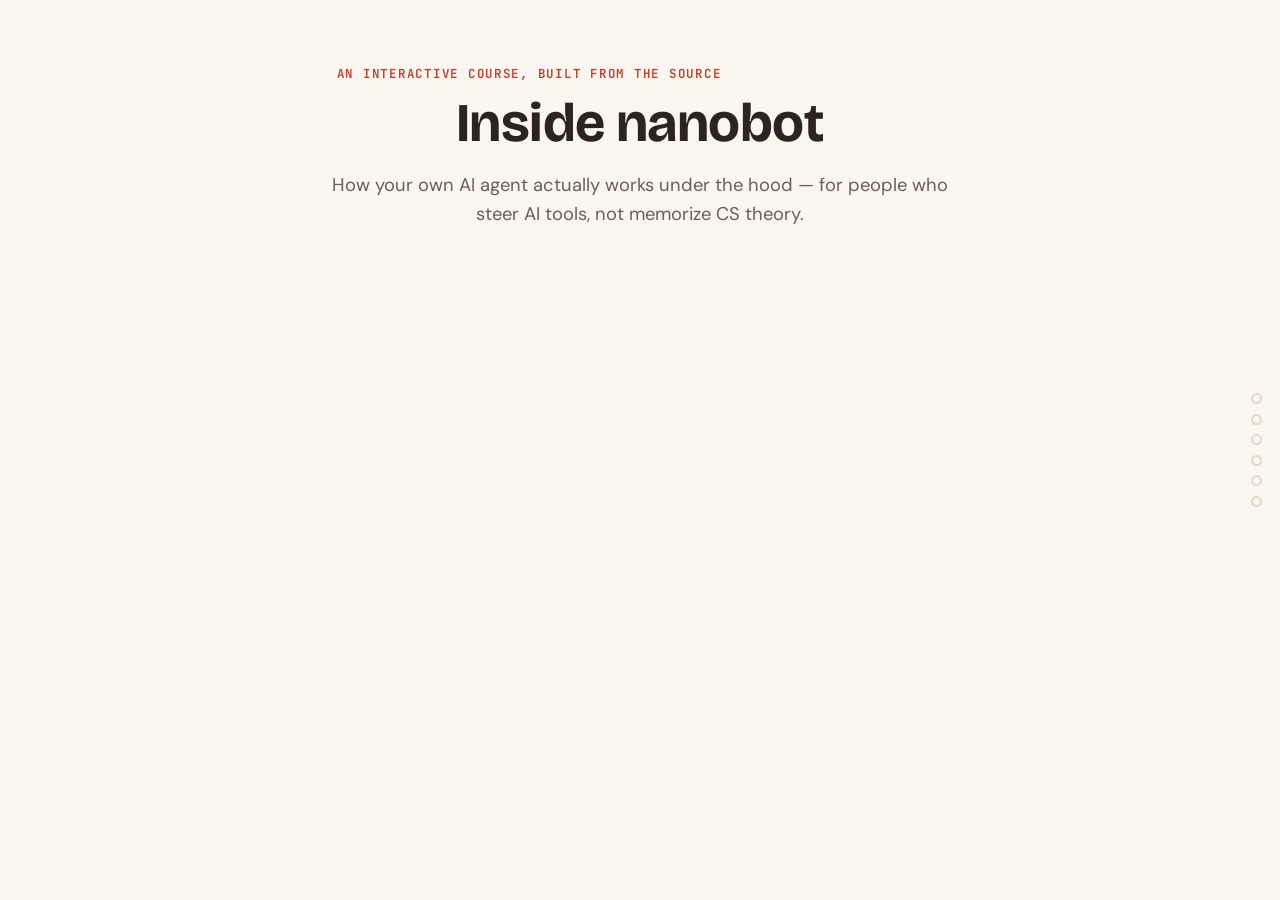
<file: nanobot-course/_base.html>
<!doctype html>
<html lang="en">
<head>
<meta charset="utf-8">
<meta name="viewport" content="width=device-width, initial-scale=1">
<title>Inside nanobot</title>
<meta name="description" content="An interactive course on how nanobot works, built from its own source code.">
<link rel="preconnect" href="https://fonts.googleapis.com">
<link rel="preconnect" href="https://fonts.gstatic.com" crossorigin>
<link href="https://fonts.googleapis.com/css2?family=Bricolage+Grotesque:opsz,wght@12..96,400;12..96,600;12..96,700;12..96,800&family=DM+Sans:ital,wght@0,400;0,500;0,700;1,400&family=JetBrains+Mono:wght@400;500;600&display=swap" rel="stylesheet">
<link rel="stylesheet" href="styles.css">
<style>
  :root {
    --accent: #E15B3F;
    --accent-dark: #B8432B;
    --accent-soft: #F7DDD2;
    --accent-contrast: #FFFFFF;
  }
</style>
</head>
<body>
<nav class="nav-dots" aria-label="Module navigation">
<button class="nav-dot" data-target="module-1" aria-label="1. One message's journey"></button>
<button class="nav-dot" data-target="module-2" aria-label="2. Meet the cast"></button>
<button class="nav-dot" data-target="module-3" aria-label="3. Anatomy of a turn"></button>
<button class="nav-dot" data-target="module-4" aria-label="4. The outside world"></button>
<button class="nav-dot" data-target="module-5" aria-label="5. The clever tricks"></button>
<button class="nav-dot" data-target="module-6" aria-label="6. The big picture"></button>
</nav>
<header class="course-header">
  <p class="course-kicker">An interactive course, built from the source</p>
  <h1 class="course-title">Inside nanobot</h1>
  <p class="course-subtitle">How your own AI agent actually works under the hood — for people who steer AI tools, not memorize CS theory.</p>
</header>
<main class="course-main">
<!-- MODULES_PLACEHOLDER -->
</file>
<file: nanobot-course/styles.css>
/* ==========================================================================
   nanobot course — design system
   Warm "developer notebook" aesthetic. Alternating module backgrounds,
   bold single accent, dark IDE-style code blocks, generous whitespace.
   ========================================================================== */

*, *::before, *::after { box-sizing: border-box; }
html, body { margin: 0; padding: 0; }
img, svg { max-width: 100%; display: block; }
button { font: inherit; }

:root {
  /* accent is injected by _base.html via inline <style>, these are fallbacks */
  --accent: #E15B3F;
  --accent-dark: #B8432B;
  --accent-soft: #F7DDD2;
  --accent-contrast: #FFFFFF;

  --bg-a: #FBF6EF;
  --bg-b: #F3EAE0;
  --surface: #FFFFFF;
  --text: #2B2420;
  --text-muted: #6B5F54;
  --border: #E4D8C8;
  --shadow-color: 120, 90, 60;

  --code-bg: #1E1E2E;
  --code-text: #CDD6F4;
  --code-comment: #6C7086;
  --code-keyword: #CBA6F7;
  --code-string: #A6E3A1;
  --code-function: #89B4FA;
  --code-number: #FAB387;
  --code-punct: #F5C2E7;

  --font-display: "Bricolage Grotesque", ui-sans-serif, system-ui, sans-serif;
  --font-body: "DM Sans", ui-sans-serif, system-ui, sans-serif;
  --font-mono: "JetBrains Mono", ui-monospace, "SFMono-Regular", monospace;

  --space-1: 0.5rem;
  --space-2: 1rem;
  --space-3: 1.5rem;
  --space-4: 2.5rem;
  --space-5: 4rem;

  --radius-sm: 8px;
  --radius-md: 14px;
  --radius-lg: 22px;

  color-scheme: light;
}

@media (prefers-color-scheme: dark) {
  :root {
    --bg-a: #1E1B18;
    --bg-b: #24201C;
    --surface: #2A2521;
    --text: #F1E9DD;
    --text-muted: #B8AA98;
    --border: #3A332C;
    --shadow-color: 0, 0, 0;
    color-scheme: dark;
  }
}

html {
  scroll-snap-type: y proximity;
  scroll-behavior: smooth;
}

body {
  font-family: var(--font-body);
  background: var(--bg-a);
  color: var(--text);
  line-height: 1.6;
  font-size: 1.0625rem;
  overflow-x: hidden;
}

::selection { background: var(--accent-soft); color: var(--text); }

h1, h2, h3, h4 {
  font-family: var(--font-display);
  font-weight: 700;
  line-height: 1.15;
  margin: 0 0 var(--space-2);
  letter-spacing: -0.01em;
}

p { margin: 0 0 var(--space-2); max-width: 62ch; }
.lede { font-size: 1.2rem; color: var(--text-muted); max-width: 56ch; }

a { color: var(--accent-dark); }
@media (prefers-color-scheme: dark) { a { color: var(--accent); } }

code, kbd {
  font-family: var(--font-mono);
  font-size: 0.9em;
  background: rgba(var(--shadow-color), 0.08);
  padding: 0.1em 0.4em;
  border-radius: 5px;
}

/* -------------------------------------------------------------------------
   Header + nav dots
   ------------------------------------------------------------------------- */

.course-header {
  padding: var(--space-5) var(--space-4) var(--space-4);
  max-width: 46rem;
  margin: 0 auto;
  text-align: center;
}

.course-kicker {
  font-family: var(--font-mono);
  text-transform: uppercase;
  letter-spacing: 0.14em;
  font-size: 0.78rem;
  color: var(--accent-dark);
  font-weight: 600;
  margin-bottom: var(--space-1);
}
@media (prefers-color-scheme: dark) { .course-kicker { color: var(--accent); } }

.course-title {
  font-size: clamp(2.2rem, 5vw, 3.4rem);
}

.course-subtitle {
  font-size: 1.15rem;
  color: var(--text-muted);
  margin: 0 auto;
}

.nav-dots {
  position: fixed;
  right: 1.1rem;
  top: 50%;
  transform: translateY(-50%);
  display: flex;
  flex-direction: column;
  gap: 0.6rem;
  z-index: 50;
}

.nav-dot {
  width: 11px;
  height: 11px;
  border-radius: 50%;
  border: 2px solid var(--border);
  background: transparent;
  cursor: pointer;
  padding: 0;
  transition: background 0.2s, border-color 0.2s, transform 0.2s;
  position: relative;
}
.nav-dot:hover { transform: scale(1.25); }
.nav-dot.active {
  background: var(--accent);
  border-color: var(--accent);
}

.nav-dot::after {
  content: attr(aria-label);
  position: absolute;
  right: 140%;
  top: 50%;
  transform: translateY(-50%);
  white-space: nowrap;
  background: var(--text);
  color: var(--bg-a);
  font-size: 0.72rem;
  padding: 0.3em 0.6em;
  border-radius: 6px;
  opacity: 0;
  pointer-events: none;
  transition: opacity 0.15s;
}
.nav-dot:hover::after { opacity: 1; }

@media (max-width: 720px) {
  .nav-dots { right: 0.4rem; gap: 0.45rem; }
  .nav-dot { width: 8px; height: 8px; }
  .nav-dot::after { display: none; }
}

/* -------------------------------------------------------------------------
   Modules
   ------------------------------------------------------------------------- */

.module {
  min-height: 100vh;
  min-height: 100dvh;
  padding: var(--space-5) var(--space-4);
  scroll-snap-align: start;
  display: flex;
  flex-direction: column;
  justify-content: center;
  border-top: 1px solid var(--border);
}

.module-a { background: var(--bg-a); }
.module-b { background: var(--bg-b); }

.module-inner {
  max-width: 44rem;
  margin: 0 auto;
  width: 100%;
}

.module-eyebrow {
  font-family: var(--font-mono);
  color: var(--accent-dark);
  font-size: 0.8rem;
  text-transform: uppercase;
  letter-spacing: 0.12em;
  font-weight: 600;
  margin-bottom: var(--space-1);
}
@media (prefers-color-scheme: dark) { .module-eyebrow { color: var(--accent); } }

.module-title { font-size: clamp(1.7rem, 4vw, 2.4rem); }

.screen {
  padding: var(--space-4) 0;
  border-bottom: 1px dashed var(--border);
}
.screen:last-child { border-bottom: none; }

/* -------------------------------------------------------------------------
   Callouts ("aha!" boxes)
   ------------------------------------------------------------------------- */

.callout {
  background: var(--surface);
  border-left: 4px solid var(--accent);
  border-radius: var(--radius-sm);
  padding: var(--space-3);
  box-shadow: 0 8px 24px -12px rgba(var(--shadow-color), 0.35);
  margin: var(--space-3) 0;
  max-width: 56ch;
}
.callout-label {
  font-family: var(--font-mono);
  font-weight: 700;
  color: var(--accent-dark);
  font-size: 0.85rem;
  text-transform: uppercase;
  letter-spacing: 0.08em;
  margin-bottom: 0.4em;
}
@media (prefers-color-scheme: dark) { .callout-label { color: var(--accent); } }
.callout p:last-child { margin-bottom: 0; }

/* -------------------------------------------------------------------------
   Code blocks + code/English translation
   ------------------------------------------------------------------------- */

.code-block {
  background: var(--code-bg);
  color: var(--code-text);
  border-radius: var(--radius-md);
  padding: var(--space-3);
  overflow-x: auto;
  font-family: var(--font-mono);
  font-size: 0.88rem;
  line-height: 1.55;
  box-shadow: 0 14px 30px -16px rgba(0,0,0,0.5);
  max-width: 100%;
}
.code-block .filename {
  display: block;
  font-family: var(--font-mono);
  color: var(--code-comment);
  font-size: 0.78rem;
  margin-bottom: 0.6em;
}
.code-block pre { margin: 0; white-space: pre; }
.tok-kw { color: var(--code-keyword); }
.tok-str { color: var(--code-string); }
.tok-com { color: var(--code-comment); font-style: italic; }
.tok-fn { color: var(--code-function); }
.tok-num { color: var(--code-number); }
.tok-punct { color: var(--code-punct); }

.code-translation {
  display: grid;
  grid-template-columns: 1.1fr 1fr;
  gap: var(--space-3);
  align-items: start;
  margin: var(--space-3) 0;
  max-width: 100%;
}
.code-translation .code-block { margin: 0; }
.plain-pane {
  background: var(--surface);
  border: 1px solid var(--border);
  border-radius: var(--radius-md);
  padding: var(--space-3);
}
.plain-pane .plain-label {
  font-family: var(--font-mono);
  font-size: 0.75rem;
  text-transform: uppercase;
  letter-spacing: 0.1em;
  color: var(--text-muted);
  margin-bottom: 0.5em;
}
.plain-pane p:last-child { margin-bottom: 0; }

@media (max-width: 760px) {
  .code-translation { grid-template-columns: 1fr; }
}

/* spot-the-bug: clickable code lines */
.spot-line {
  display: block;
  cursor: pointer;
  border-radius: 4px;
  padding: 0 0.3em;
  margin: 0 -0.3em;
}
.spot-line:hover { background: rgba(255,255,255,0.08); }
.spot-line.picked-correct { background: rgba(166, 227, 161, 0.25); outline: 1px solid var(--code-string); }
.spot-line.picked-wrong { background: rgba(243, 139, 168, 0.22); outline: 1px solid #f38ba8; }

/* -------------------------------------------------------------------------
   Glossary tooltips
   ------------------------------------------------------------------------- */

.glossary {
  border-bottom: 1.5px dotted var(--accent-dark);
  cursor: help;
  position: relative;
  font-weight: 600;
}
@media (prefers-color-scheme: dark) { .glossary { border-bottom-color: var(--accent); } }

.glossary-tip {
  position: absolute;
  left: 50%;
  bottom: 135%;
  transform: translateX(-50%);
  background: var(--text);
  color: var(--bg-a);
  padding: 0.6em 0.8em;
  border-radius: var(--radius-sm);
  font-size: 0.85rem;
  font-weight: 400;
  width: max-content;
  max-width: 20rem;
  box-shadow: 0 10px 24px -10px rgba(0,0,0,0.4);
  opacity: 0;
  pointer-events: none;
  transition: opacity 0.15s;
  z-index: 20;
}
.glossary.tip-visible .glossary-tip { opacity: 1; }

/* -------------------------------------------------------------------------
   Quizzes
   ------------------------------------------------------------------------- */

.quiz {
  background: var(--surface);
  border: 1px solid var(--border);
  border-radius: var(--radius-md);
  padding: var(--space-3);
  margin: var(--space-3) 0;
  max-width: 100%;
}
.quiz-question { font-weight: 700; margin-bottom: var(--space-2); font-family: var(--font-display); font-size: 1.1rem; }
.quiz-options { display: flex; flex-direction: column; gap: 0.6rem; list-style: none; padding: 0; margin: 0; }
.quiz-option {
  display: block;
  width: 100%;
  text-align: left;
  background: var(--bg-a);
  border: 1.5px solid var(--border);
  border-radius: var(--radius-sm);
  padding: 0.7em 1em;
  cursor: pointer;
  transition: border-color 0.15s, background 0.15s;
}
.quiz-option:hover { border-color: var(--accent); }
.quiz-option.correct { border-color: var(--code-string); background: rgba(166,227,161,0.18); }
.quiz-option.wrong { border-color: #e35d6a; background: rgba(227,93,106,0.15); }
.quiz-option[disabled] { cursor: default; }

.quiz-feedback {
  margin-top: var(--space-2);
  padding: 0.8em 1em;
  border-radius: var(--radius-sm);
  font-size: 0.95rem;
  display: none;
}
.quiz-feedback.show { display: block; }
.quiz-feedback.good { background: rgba(166,227,161,0.18); border: 1px solid var(--code-string); }
.quiz-feedback.bad { background: rgba(227,93,106,0.15); border: 1px solid #e35d6a; }

/* drag & drop quiz */
.dragdrop { display: flex; flex-wrap: wrap; gap: var(--space-3); }
.dragdrop-chips {
  display: flex; flex-wrap: wrap; gap: 0.5rem; flex: 1 1 12rem;
}
.dragdrop-chip {
  font-family: var(--font-mono);
  font-size: 0.85rem;
  background: var(--accent-soft);
  color: var(--text);
  border: 1.5px solid var(--accent);
  border-radius: 999px;
  padding: 0.4em 0.9em;
  cursor: grab;
  user-select: none;
}
.dragdrop-chip.placed { opacity: 0.35; cursor: default; }
.dragdrop-chip.selected { outline: 2px solid var(--accent-dark); }
.dragdrop-zones { display: flex; flex-direction: column; gap: 0.6rem; flex: 1 1 14rem; }
.dragdrop-zone {
  border: 2px dashed var(--border);
  border-radius: var(--radius-sm);
  padding: 0.6em 0.9em;
  min-height: 2.4em;
  display: flex;
  align-items: center;
  gap: 0.5em;
  font-size: 0.92rem;
}
.dragdrop-zone .zone-label { color: var(--text-muted); font-size: 0.85em; margin-right: 0.4em; }
.dragdrop-zone.over { border-color: var(--accent); background: var(--accent-soft); }
.dragdrop-zone.filled-correct { border-style: solid; border-color: var(--code-string); }
.dragdrop-zone.filled-wrong { border-style: solid; border-color: #e35d6a; }

/* -------------------------------------------------------------------------
   Group chat animation
   ------------------------------------------------------------------------- */

.chat-window {
  background: var(--surface);
  border: 1px solid var(--border);
  border-radius: var(--radius-lg);
  padding: var(--space-3);
  max-width: 34rem;
  box-shadow: 0 16px 34px -18px rgba(var(--shadow-color), 0.4);
}
.chat-title {
  font-family: var(--font-mono);
  font-size: 0.78rem;
  color: var(--text-muted);
  text-transform: uppercase;
  letter-spacing: 0.08em;
  margin-bottom: var(--space-2);
  display: flex;
  justify-content: space-between;
  align-items: center;
}
.chat-replay {
  background: none;
  border: 1px solid var(--border);
  border-radius: 999px;
  padding: 0.25em 0.8em;
  font-size: 0.75rem;
  cursor: pointer;
  color: var(--text-muted);
}
.chat-replay:hover { border-color: var(--accent); color: var(--accent-dark); }

.chat-log { display: flex; flex-direction: column; gap: 0.5rem; min-height: 2rem; }
.chat-bubble {
  max-width: 82%;
  padding: 0.6em 0.95em;
  border-radius: 16px;
  font-size: 0.95rem;
  opacity: 0;
  transform: translateY(6px);
  transition: opacity 0.25s ease, transform 0.25s ease;
}
.chat-bubble.visible { opacity: 1; transform: translateY(0); }
.chat-bubble .who {
  display: block;
  font-family: var(--font-mono);
  font-size: 0.68rem;
  color: var(--text-muted);
  margin-bottom: 0.2em;
}
.chat-bubble.left { align-self: flex-start; background: var(--bg-b); border-bottom-left-radius: 4px; }
.chat-bubble.right { align-self: flex-end; background: var(--accent-soft); border-bottom-right-radius: 4px; }
.chat-bubble.system {
  align-self: center;
  background: transparent;
  color: var(--text-muted);
  font-family: var(--font-mono);
  font-size: 0.78rem;
}

.chat-typing {
  align-self: flex-start;
  display: flex;
  gap: 4px;
  padding: 0.6em 0.9em;
  background: var(--bg-b);
  border-radius: 16px;
  border-bottom-left-radius: 4px;
  opacity: 0;
  transition: opacity 0.2s;
}
.chat-typing.visible { opacity: 1; }
.chat-typing span {
  width: 6px; height: 6px; border-radius: 50%;
  background: var(--text-muted);
  animation: chat-bounce 1s infinite ease-in-out;
}
.chat-typing span:nth-child(2) { animation-delay: 0.15s; }
.chat-typing span:nth-child(3) { animation-delay: 0.3s; }
@keyframes chat-bounce {
  0%, 60%, 100% { transform: translateY(0); opacity: 0.5; }
  30% { transform: translateY(-4px); opacity: 1; }
}

/* -------------------------------------------------------------------------
   Flow / data animation
   ------------------------------------------------------------------------- */

.flow-animation {
  background: var(--surface);
  border: 1px solid var(--border);
  border-radius: var(--radius-lg);
  padding: var(--space-3);
  box-shadow: 0 16px 34px -18px rgba(var(--shadow-color), 0.4);
}
.flow-track {
  position: relative;
  display: flex;
  justify-content: space-between;
  align-items: center;
  margin: var(--space-3) 0.5rem;
  min-height: 3rem;
}
.flow-track::before {
  content: "";
  position: absolute;
  left: 0; right: 0; top: 50%;
  height: 2px;
  background: var(--border);
  transform: translateY(-50%);
}
.flow-node {
  position: relative;
  background: var(--bg-a);
  border: 2px solid var(--border);
  border-radius: 999px;
  padding: 0.4em 0.9em;
  font-family: var(--font-mono);
  font-size: 0.8rem;
  z-index: 2;
  transition: border-color 0.2s, color 0.2s;
}
.flow-node.active { border-color: var(--accent); color: var(--accent-dark); }
.flow-packet {
  position: absolute;
  top: 50%;
  width: 14px;
  height: 14px;
  border-radius: 50%;
  background: var(--accent);
  transform: translate(-50%, -50%);
  box-shadow: 0 0 0 5px var(--accent-soft);
  transition: left 0.6s cubic-bezier(.4,0,.2,1);
  z-index: 3;
}
.flow-caption {
  min-height: 2.6em;
  font-size: 0.98rem;
  padding: 0.6em 0;
}
.flow-controls {
  display: flex;
  gap: 0.6rem;
  align-items: center;
}
.flow-step-btn, .flow-replay {
  background: var(--accent);
  color: var(--accent-contrast);
  border: none;
  border-radius: 999px;
  padding: 0.5em 1.1em;
  font-size: 0.85rem;
  cursor: pointer;
}
.flow-step-btn:hover, .flow-replay:hover { background: var(--accent-dark); }
.flow-progress { font-family: var(--font-mono); font-size: 0.78rem; color: var(--text-muted); }

/* -------------------------------------------------------------------------
   Pattern cards / architecture diagrams (optional extras)
   ------------------------------------------------------------------------- */

.pattern-grid {
  display: grid;
  grid-template-columns: repeat(auto-fit, minmax(13rem, 1fr));
  gap: var(--space-2);
  margin: var(--space-3) 0;
}
.pattern-card {
  background: var(--surface);
  border: 1px solid var(--border);
  border-radius: var(--radius-md);
  padding: var(--space-2);
}
.pattern-card h4 { font-size: 1rem; margin-bottom: 0.3em; }
.pattern-card p { font-size: 0.92rem; margin-bottom: 0; color: var(--text-muted); }

.diagram {
  background: var(--surface);
  border: 1px solid var(--border);
  border-radius: var(--radius-lg);
  padding: var(--space-3);
  overflow-x: auto;
}

/* -------------------------------------------------------------------------
   Footer
   ------------------------------------------------------------------------- */

.course-footer {
  padding: var(--space-4);
  text-align: center;
  color: var(--text-muted);
  font-size: 0.9rem;
  background: var(--bg-b);
}

/* scrollbar (webkit) */
::-webkit-scrollbar { width: 10px; height: 10px; }
::-webkit-scrollbar-track { background: transparent; }
::-webkit-scrollbar-thumb { background: var(--border); border-radius: 999px; }
::-webkit-scrollbar-thumb:hover { background: var(--accent); }
</file>
